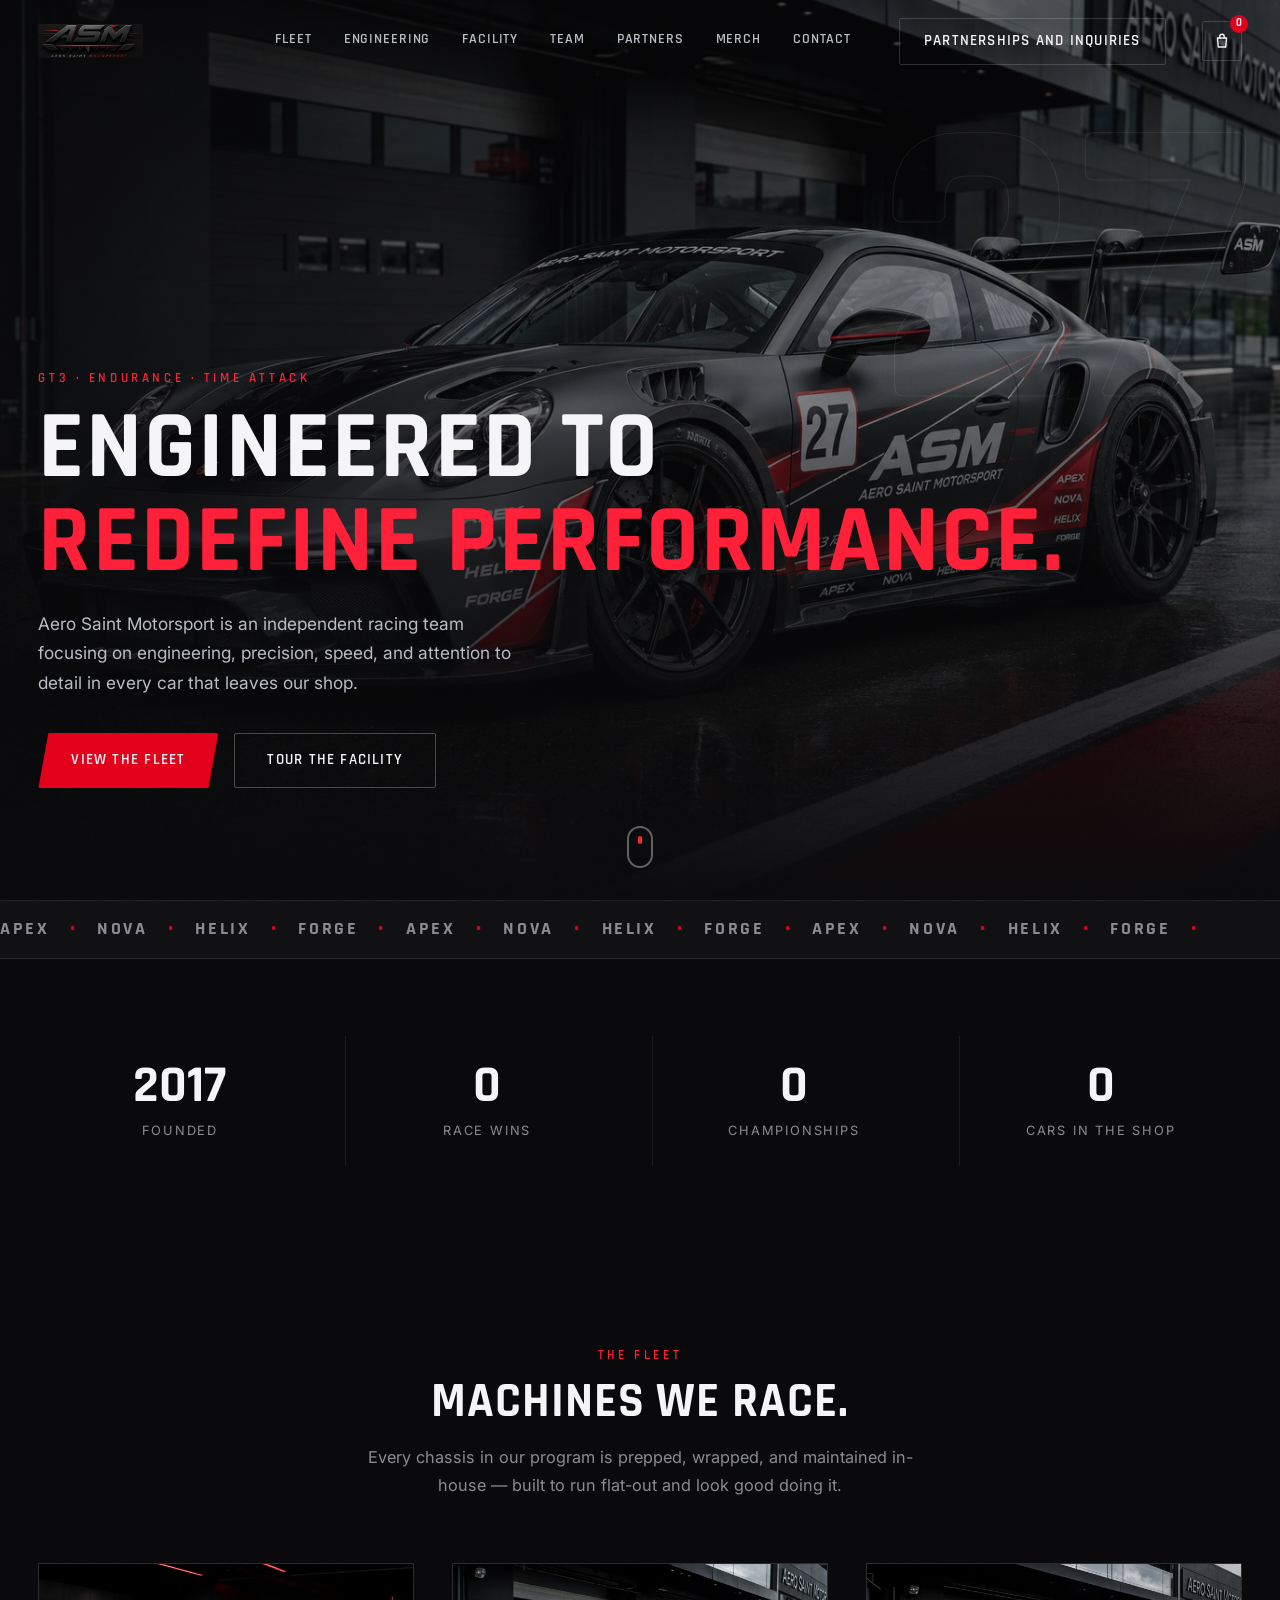
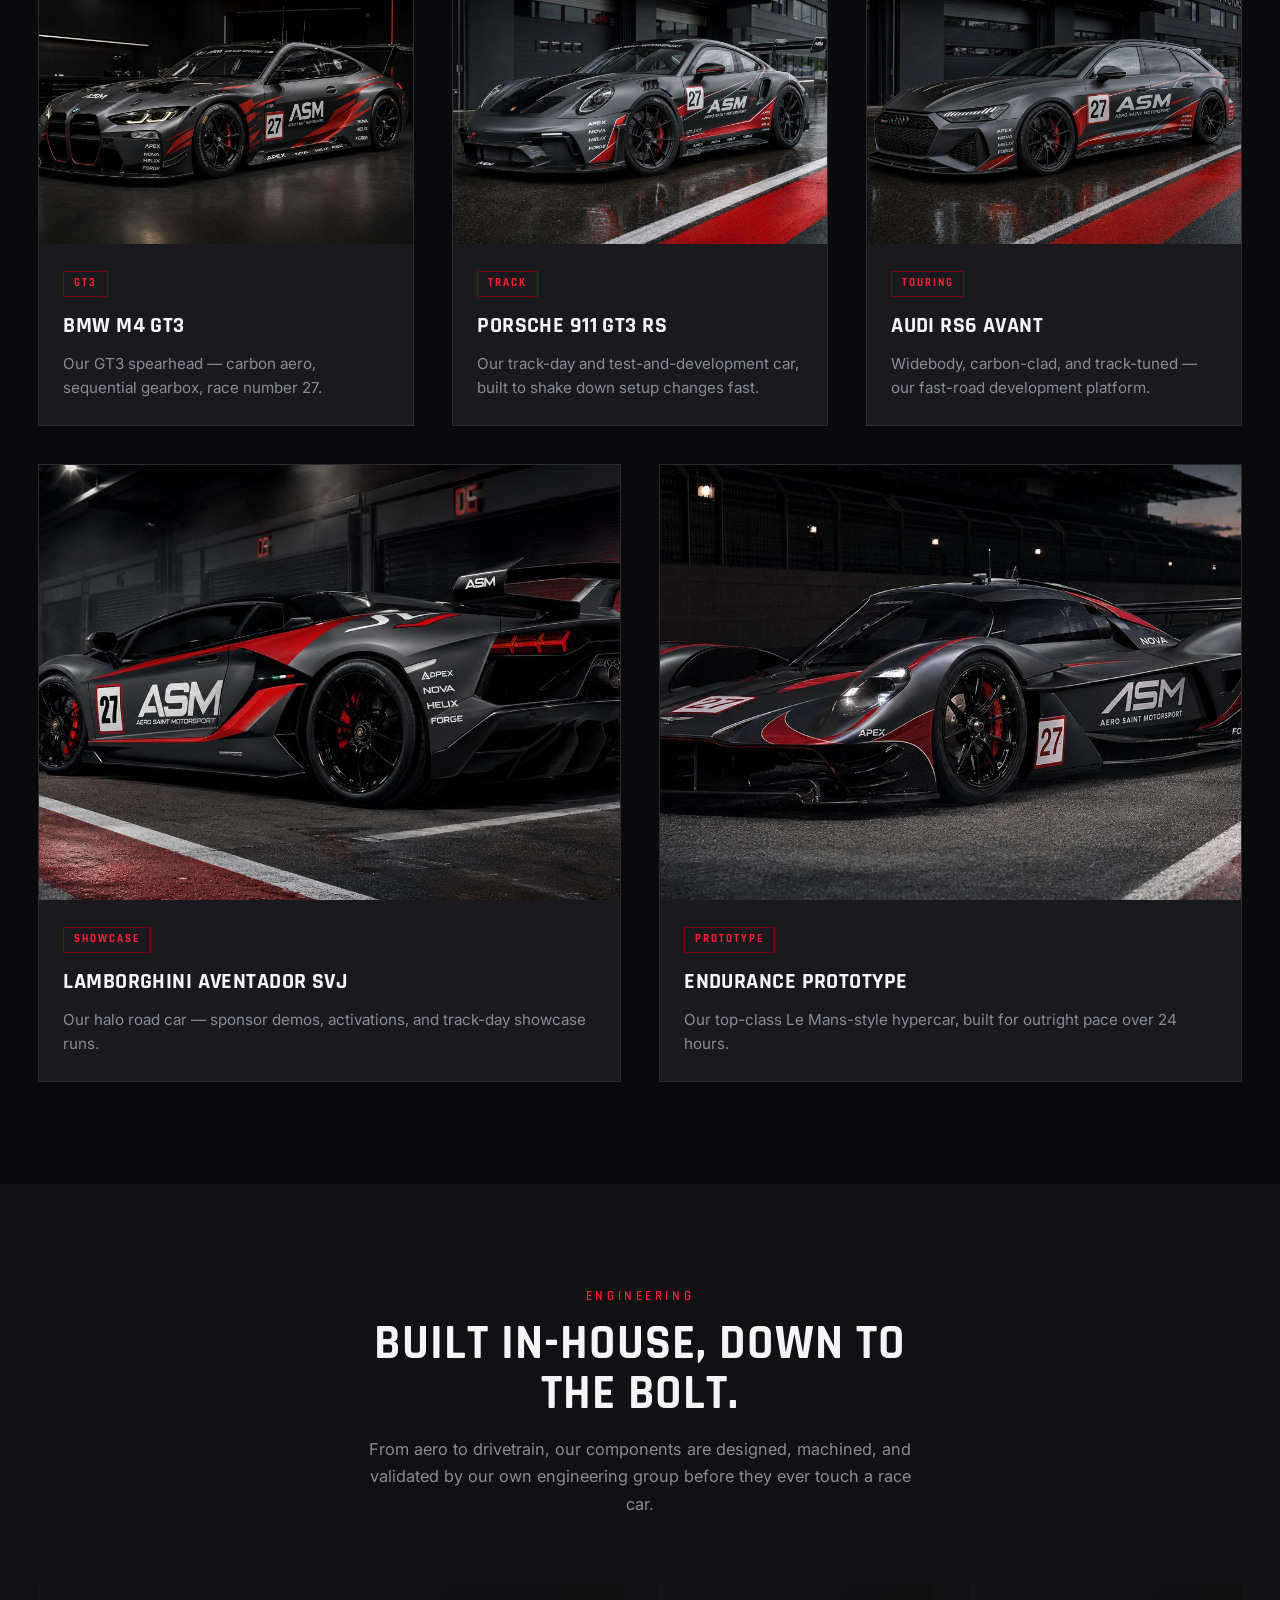
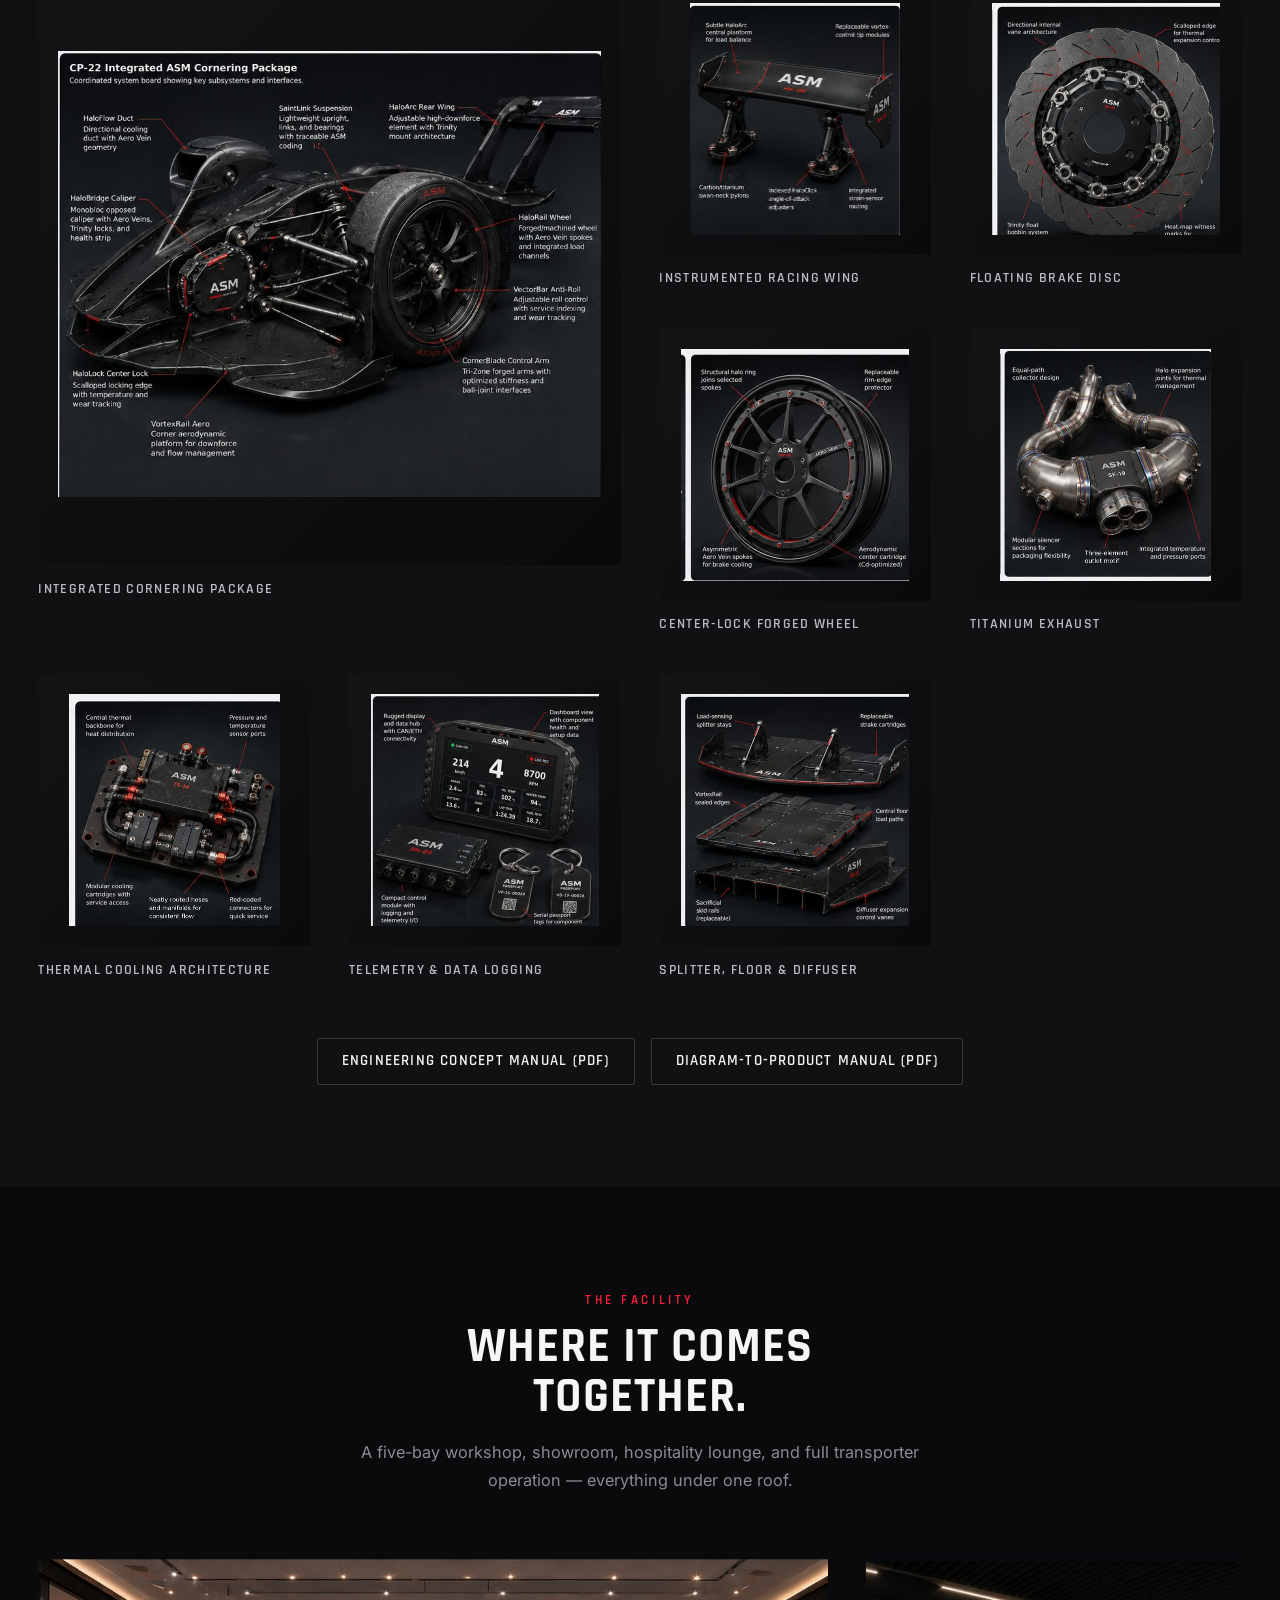
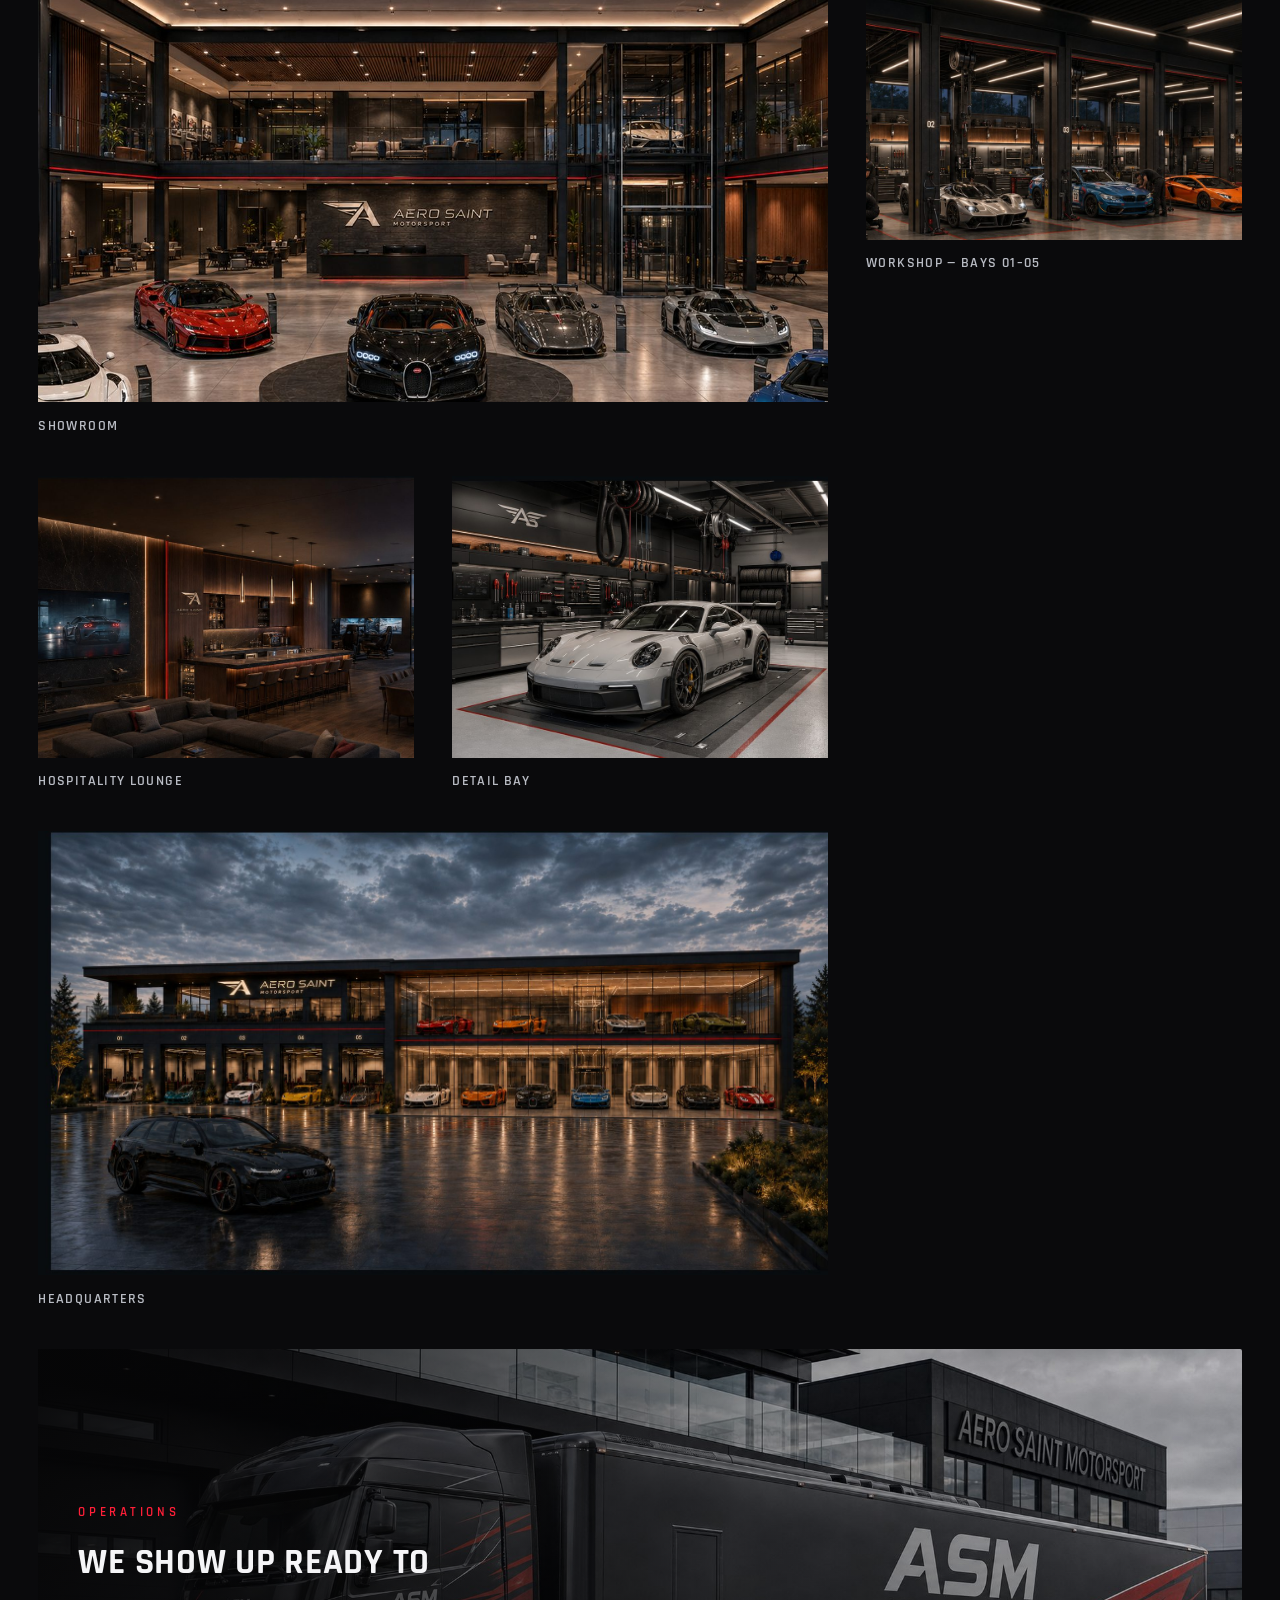
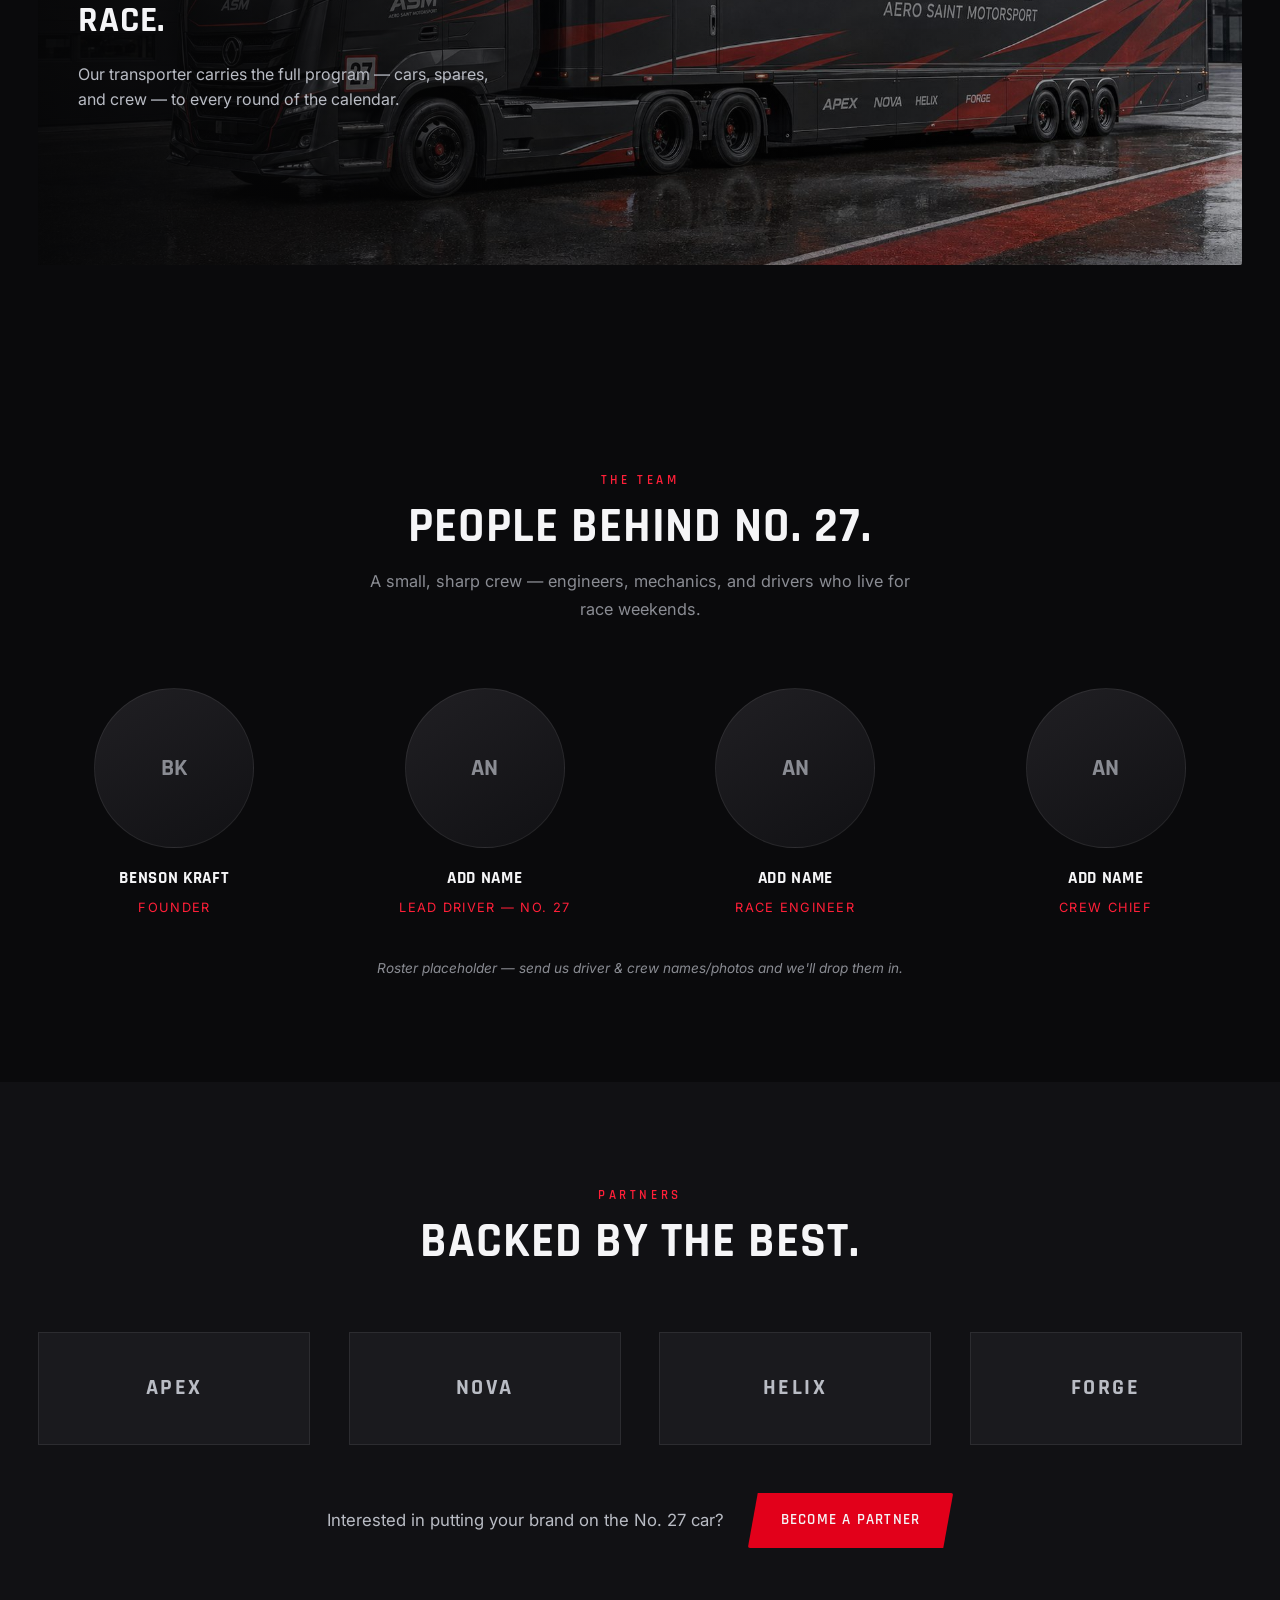
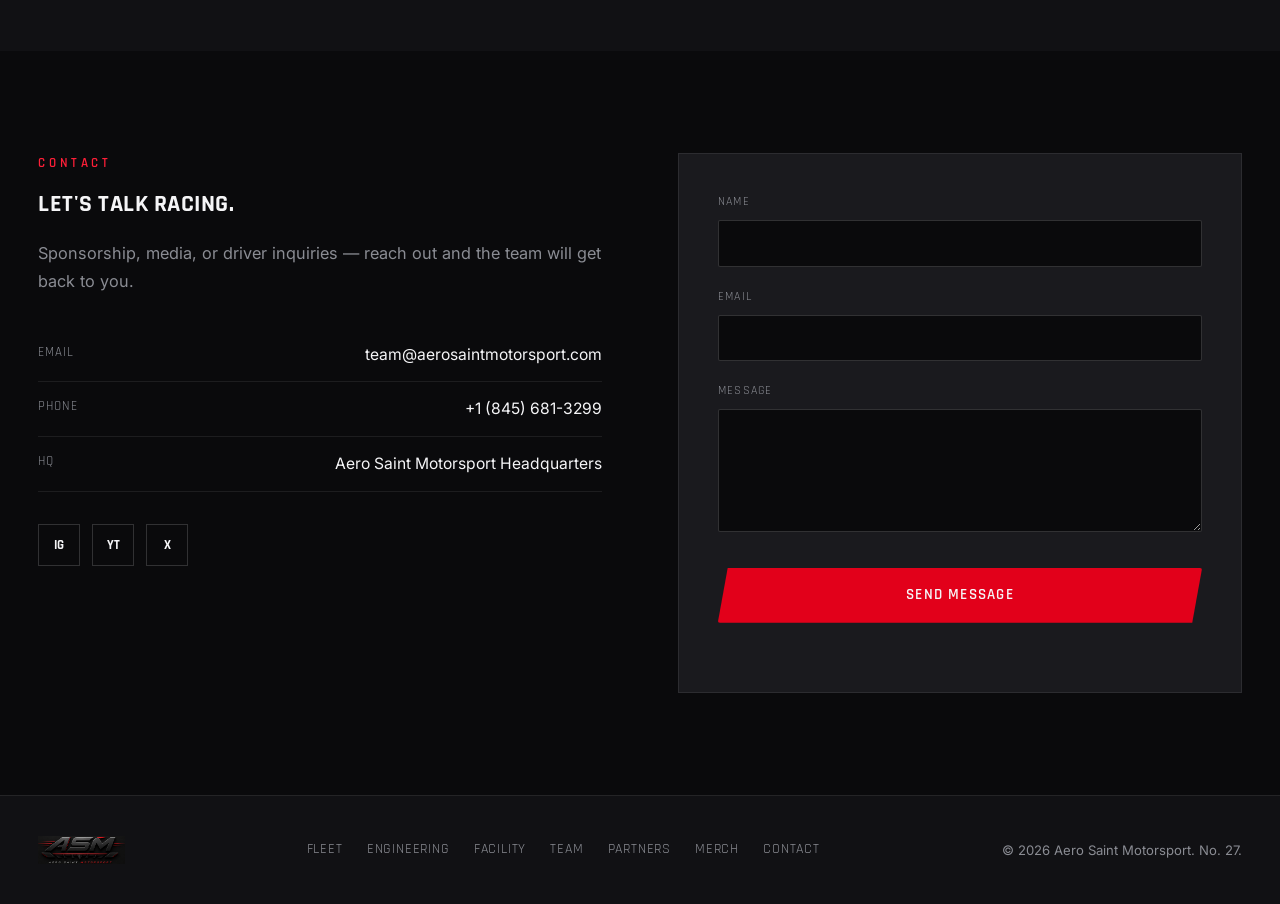
<file: index.html>
<!doctype html>
<html lang="en">
<head>
<meta charset="UTF-8">
<meta name="viewport" content="width=device-width, initial-scale=1.0">
<title>Aero Saint Motorsport | ASM</title>
<meta name="description" content="Aero Saint Motorsport — precision-built race cars, championship ambition, No. 27.">
<link rel="canonical" href="https://aerosaintmotorsport.com/">

<meta property="og:type" content="website">
<meta property="og:site_name" content="Aero Saint Motorsport">
<meta property="og:title" content="Aero Saint Motorsport | ASM">
<meta property="og:description" content="Aero Saint Motorsport — precision-built race cars, championship ambition, No. 27.">
<meta property="og:url" content="https://aerosaintmotorsport.com/">
<meta property="og:image" content="https://aerosaintmotorsport.com/assets/images/fleet-gt3rs.jpg">

<meta name="twitter:card" content="summary_large_image">
<meta name="twitter:title" content="Aero Saint Motorsport | ASM">
<meta name="twitter:description" content="Aero Saint Motorsport — precision-built race cars, championship ambition, No. 27.">
<meta name="twitter:image" content="https://aerosaintmotorsport.com/assets/images/fleet-gt3rs.jpg">

<link rel="icon" href="data:,">
<link rel="preconnect" href="https://fonts.googleapis.com">
<link rel="preconnect" href="https://fonts.gstatic.com" crossorigin>
<link href="https://fonts.googleapis.com/css2?family=Rajdhani:wght@500;600;700&family=Inter:wght@400;500;600&display=swap" rel="stylesheet">
<link rel="stylesheet" href="css/style.css">
<script type="application/ld+json">
{
  "@context": "https://schema.org",
  "@type": "SportsTeam",
  "name": "Aero Saint Motorsport",
  "alternateName": "ASM",
  "url": "https://aerosaintmotorsport.com/",
  "sport": "Motorsport",
  "sameAs": [
    "https://www.instagram.com/aerosaintmotorsport/"
  ]
}
</script>
</head>
<body>

<div class="noise-overlay" aria-hidden="true"></div>

<!-- ================= NAV ================= -->
<header class="site-header" id="siteHeader">
  <div class="header-inner">
    <a href="#top" class="brand">
      <img class="brand-logo" src="assets/images/logo-mark.png" alt="Aero Saint Motorsport">
    </a>

    <nav class="main-nav" id="mainNav">
      <a href="#fleet" data-nav>Fleet</a>
      <a href="#engineering" data-nav>Engineering</a>
      <a href="#facility" data-nav>Facility</a>
      <a href="#team" data-nav>Team</a>
      <a href="#sponsors" data-nav>Partners</a>
      <a href="shop/index.html" target="_blank" rel="noopener" data-nav>Merch</a>
      <a href="#contact" data-nav>Contact</a>
    </nav>

    <a href="#contact" class="btn btn-outline nav-cta">Partnerships and Inquiries</a>

    <button class="cart-toggle" aria-label="Open cart">
      <svg viewBox="0 0 24 24" fill="none" stroke="currentColor" stroke-width="1.8" stroke-linecap="round" stroke-linejoin="round">
        <path d="M6 8h12l-1 12H7L6 8z"></path>
        <path d="M9 8V6a3 3 0 0 1 6 0v2"></path>
      </svg>
      <span class="cart-count" hidden>0</span>
    </button>

    <button class="nav-toggle" id="navToggle" aria-label="Toggle menu" aria-expanded="false">
      <span></span><span></span><span></span>
    </button>
  </div>
</header>

<main id="top">

  <!-- ================= HERO ================= -->
  <section class="hero" id="hero">
    <div class="media hero-media" data-label="hero-bg.jpg — 1920×1080">
      <img src="assets/images/fleet-gt3rs.jpg" alt="ASM Porsche 911 GT3 RS outside headquarters" onerror="this.closest('.media').classList.add('media--missing')">
    </div>
    <div class="hero-scrim"></div>
    <span class="hero-numeral" aria-hidden="true">27</span>

    <div class="hero-content">
      <p class="eyebrow reveal">GT3 &middot; ENDURANCE &middot; TIME ATTACK</p>
      <h1 class="hero-title reveal">
        <span class="line">ENGINEERED TO</span>
        <span class="line accent">REDEFINE PERFORMANCE.</span>
      </h1>
      <p class="hero-sub reveal">
        Aero Saint Motorsport is an independent racing team focusing on engineering,
        precision, speed, and attention to detail in every
        car that leaves our shop.
      </p>
      <div class="hero-actions reveal">
        <a href="#fleet" class="btn btn-primary">View the Fleet</a>
        <a href="#facility" class="btn btn-ghost">Tour the Facility</a>
      </div>
    </div>

    <a href="#stats" class="scroll-cue" aria-label="Scroll down">
      <span></span>
    </a>
  </section>

  <!-- ================= SPONSOR MARQUEE ================= -->
  <div class="marquee-strip">
    <div class="marquee-track">
      <span>APEX</span><span class="dot">&bull;</span>
      <span>NOVA</span><span class="dot">&bull;</span>
      <span>HELIX</span><span class="dot">&bull;</span>
      <span>FORGE</span><span class="dot">&bull;</span>
      <span>APEX</span><span class="dot">&bull;</span>
      <span>NOVA</span><span class="dot">&bull;</span>
      <span>HELIX</span><span class="dot">&bull;</span>
      <span>FORGE</span><span class="dot">&bull;</span>
      <span>APEX</span><span class="dot">&bull;</span>
      <span>NOVA</span><span class="dot">&bull;</span>
      <span>HELIX</span><span class="dot">&bull;</span>
      <span>FORGE</span><span class="dot">&bull;</span>
    </div>
  </div>

  <!-- ================= STATS ================= -->
  <section class="stats" id="stats">
    <div class="stats-grid">
      <div class="stat reveal">
        <span class="stat-num" data-count="2017">0</span>
        <span class="stat-label">Founded</span>
      </div>
      <div class="stat reveal">
        <span class="stat-num" data-count="0">0</span>
        <span class="stat-label">Race Wins</span>
      </div>
      <div class="stat reveal">
        <span class="stat-num" data-count="0">0</span>
        <span class="stat-label">Championships</span>
      </div>
      <div class="stat reveal">
        <span class="stat-num" data-count="0">0</span>
        <span class="stat-label">Cars in the Shop</span>
      </div>
    </div>
  </section>

  <!-- ================= FLEET ================= -->
  <section class="fleet" id="fleet">
    <div class="section-head reveal">
      <p class="eyebrow">The Fleet</p>
      <h2>Machines we race.</h2>
      <p class="section-sub">Every chassis in our program is prepped, wrapped, and maintained in-house — built to run flat-out and look good doing it.</p>
    </div>

    <div class="fleet-grid">
      <article class="fleet-card reveal">
        <div class="media" data-label="fleet-gt3.jpg — 1400×900">
          <img src="assets/images/fleet-gt3.jpg" alt="BMW M4 GT3 in ASM livery" loading="lazy" onerror="this.closest('.media').classList.add('media--missing')">
        </div>
        <div class="fleet-card-body">
          <span class="fleet-tag">GT3</span>
          <h3>BMW M4 GT3</h3>
          <p>Our GT3 spearhead — carbon aero, sequential gearbox, race number 27.</p>
        </div>
      </article>

      <article class="fleet-card reveal">
        <div class="media" data-label="fleet-gt3rs.jpg — 1400×900">
          <img src="assets/images/fleet-gt3rs.jpg" alt="Porsche 911 GT3 RS in ASM livery" loading="lazy" onerror="this.closest('.media').classList.add('media--missing')">
        </div>
        <div class="fleet-card-body">
          <span class="fleet-tag">TRACK</span>
          <h3>Porsche 911 GT3 RS</h3>
          <p>Our track-day and test-and-development car, built to shake down setup changes fast.</p>
        </div>
      </article>

      <article class="fleet-card reveal">
        <div class="media" data-label="fleet-touring.jpg — 1400×900">
          <img src="assets/images/fleet-touring.jpg" alt="Audi RS6 Avant in ASM livery" loading="lazy" onerror="this.closest('.media').classList.add('media--missing')">
        </div>
        <div class="fleet-card-body">
          <span class="fleet-tag">TOURING</span>
          <h3>Audi RS6 Avant</h3>
          <p>Widebody, carbon-clad, and track-tuned — our fast-road development platform.</p>
        </div>
      </article>

      <article class="fleet-card reveal">
        <div class="media" data-label="fleet-svj.jpg — 1400×900">
          <img src="assets/images/fleet-svj.jpg" alt="Lamborghini Aventador SVJ in ASM livery" loading="lazy" onerror="this.closest('.media').classList.add('media--missing')">
        </div>
        <div class="fleet-card-body">
          <span class="fleet-tag">SHOWCASE</span>
          <h3>Lamborghini Aventador SVJ</h3>
          <p>Our halo road car — sponsor demos, activations, and track-day showcase runs.</p>
        </div>
      </article>

      <article class="fleet-card reveal">
        <div class="media" data-label="fleet-hypercar.jpg — 1400×900">
          <img src="assets/images/fleet-hypercar.jpg" alt="ASM endurance prototype hypercar" loading="lazy" onerror="this.closest('.media').classList.add('media--missing')">
        </div>
        <div class="fleet-card-body">
          <span class="fleet-tag">PROTOTYPE</span>
          <h3>Endurance Prototype</h3>
          <p>Our top-class Le Mans-style hypercar, built for outright pace over 24 hours.</p>
        </div>
      </article>
    </div>
  </section>

  <!-- ================= ENGINEERING ================= -->
  <section class="tech" id="engineering">
    <div class="section-head reveal">
      <p class="eyebrow">Engineering</p>
      <h2>Built in-house, down to the bolt.</h2>
      <p class="section-sub">From aero to drivetrain, our components are designed, machined, and validated by our own engineering group before they ever touch a race car.</p>
    </div>

    <div class="tech-grid">
      <div class="tech-item tech-item--wide reveal">
        <div class="media" data-label="tech-cornering.jpg">
          <img src="assets/images/tech/tech-cornering.jpg" alt="ASM integrated cornering package — suspension, upright, and wheel assembly" loading="lazy" onerror="this.closest('.media').classList.add('media--missing')">
        </div>
        <p class="tech-caption">Integrated Cornering Package</p>
      </div>

      <div class="tech-item reveal">
        <div class="media" data-label="tech-wing.jpg">
          <img src="assets/images/tech/tech-wing.jpg" alt="ASM carbon racing wing" loading="lazy" onerror="this.closest('.media').classList.add('media--missing')">
        </div>
        <p class="tech-caption">Instrumented Racing Wing</p>
      </div>

      <div class="tech-item reveal">
        <div class="media" data-label="tech-brake-disc.jpg">
          <img src="assets/images/tech/tech-brake-disc.jpg" alt="ASM floating brake disc" loading="lazy" onerror="this.closest('.media').classList.add('media--missing')">
        </div>
        <p class="tech-caption">Floating Brake Disc</p>
      </div>

      <div class="tech-item reveal">
        <div class="media" data-label="tech-wheel.jpg">
          <img src="assets/images/tech/tech-wheel.jpg" alt="ASM center-lock forged wheel" loading="lazy" onerror="this.closest('.media').classList.add('media--missing')">
        </div>
        <p class="tech-caption">Center-Lock Forged Wheel</p>
      </div>

      <div class="tech-item reveal">
        <div class="media" data-label="tech-exhaust.jpg">
          <img src="assets/images/tech/tech-exhaust.jpg" alt="ASM titanium exhaust system" loading="lazy" onerror="this.closest('.media').classList.add('media--missing')">
        </div>
        <p class="tech-caption">Titanium Exhaust</p>
      </div>

      <div class="tech-item reveal">
        <div class="media" data-label="tech-cooling.jpg">
          <img src="assets/images/tech/tech-cooling.jpg" alt="ASM cooling architecture module" loading="lazy" onerror="this.closest('.media').classList.add('media--missing')">
        </div>
        <p class="tech-caption">Thermal Cooling Architecture</p>
      </div>

      <div class="tech-item reveal">
        <div class="media" data-label="tech-telemetry.jpg">
          <img src="assets/images/tech/tech-telemetry.jpg" alt="ASM telemetry and component passport unit" loading="lazy" onerror="this.closest('.media').classList.add('media--missing')">
        </div>
        <p class="tech-caption">Telemetry &amp; Data Logging</p>
      </div>

      <div class="tech-item reveal">
        <div class="media" data-label="tech-diffuser.jpg">
          <img src="assets/images/tech/tech-diffuser.jpg" alt="ASM splitter, floor, and diffuser package" loading="lazy" onerror="this.closest('.media').classList.add('media--missing')">
        </div>
        <p class="tech-caption">Splitter, Floor &amp; Diffuser</p>
      </div>
    </div>

    <div class="tech-cta reveal">
      <a href="assets/docs/Proprietary_Performance_Systems_Engineering_Concept_Manual.pdf" class="btn btn-outline" target="_blank" rel="noopener">Engineering Concept Manual (PDF)</a>
      <a href="assets/docs/Diagram_To_Finished_Product_Manual.pdf" class="btn btn-outline" target="_blank" rel="noopener">Diagram-to-Product Manual (PDF)</a>
    </div>
  </section>

  <!-- ================= FACILITY ================= -->
  <section class="facility" id="facility">
    <div class="section-head reveal">
      <p class="eyebrow">The Facility</p>
      <h2>Where it comes together.</h2>
      <p class="section-sub">A five-bay workshop, showroom, hospitality lounge, and full transporter operation — everything under one roof.</p>
    </div>

    <div class="facility-grid">
      <div class="facility-item facility-item--wide reveal">
        <div class="media" data-label="facility-showroom.jpg — 1600×1000">
          <img src="assets/images/facility-showroom.jpg" alt="ASM showroom" loading="lazy" onerror="this.closest('.media').classList.add('media--missing')">
        </div>
        <p class="facility-caption">Showroom</p>
      </div>

      <div class="facility-item reveal">
        <div class="media" data-label="facility-workshop-bays.jpg — 1600×1000">
          <img src="assets/images/facility-workshop-bays.jpg" alt="ASM workshop bays" loading="lazy" onerror="this.closest('.media').classList.add('media--missing')">
        </div>
        <p class="facility-caption">Workshop — Bays 01&ndash;05</p>
      </div>

      <div class="facility-item reveal">
        <div class="media" data-label="facility-lounge.jpg — 1600×1000">
          <img src="assets/images/facility-lounge.jpg" alt="ASM hospitality lounge" loading="lazy" onerror="this.closest('.media').classList.add('media--missing')">
        </div>
        <p class="facility-caption">Hospitality Lounge</p>
      </div>

      <div class="facility-item reveal">
        <div class="media" data-label="facility-workshop-detail.jpg — 1600×1000">
          <img src="assets/images/facility-workshop-detail.jpg" alt="ASM detail workshop bay" loading="lazy" onerror="this.closest('.media').classList.add('media--missing')">
        </div>
        <p class="facility-caption">Detail Bay</p>
      </div>

      <div class="facility-item facility-item--wide reveal">
        <div class="media" data-label="facility-hq-exterior.jpg — 1600×1000">
          <img src="assets/images/facility-hq-exterior.jpg" alt="ASM headquarters exterior" loading="lazy" onerror="this.closest('.media').classList.add('media--missing')">
        </div>
        <p class="facility-caption">Headquarters</p>
      </div>
    </div>

    <div class="transporter-banner reveal">
      <div class="media" data-label="transporter.jpg — 1920×1080">
        <img src="assets/images/transporter.jpg" alt="ASM race transporter" loading="lazy" onerror="this.closest('.media').classList.add('media--missing')">
      </div>
      <div class="transporter-scrim"></div>
      <div class="transporter-text">
        <p class="eyebrow">Operations</p>
        <h3>We show up ready to race.</h3>
        <p>Our transporter carries the full program — cars, spares, and crew — to every round of the calendar.</p>
      </div>
    </div>
  </section>

  <!-- ================= TEAM ================= -->
  <section class="team" id="team">
    <div class="section-head reveal">
      <p class="eyebrow">The Team</p>
      <h2>People behind No. 27.</h2>
      <p class="section-sub">A small, sharp crew — engineers, mechanics, and drivers who live for race weekends.</p>
    </div>

    <div class="team-grid" id="teamGrid">
      <!-- populated by js/main.js from ROSTER -->
    </div>
    <p class="team-note reveal">Roster placeholder — send us driver &amp; crew names/photos and we'll drop them in.</p>
  </section>

  <!-- ================= SPONSORS ================= -->
  <section class="sponsors" id="sponsors">
    <div class="section-head reveal">
      <p class="eyebrow">Partners</p>
      <h2>Backed by the best.</h2>
    </div>

    <div class="sponsor-grid reveal">
      <div class="sponsor-card"><span>APEX</span></div>
      <div class="sponsor-card"><span>NOVA</span></div>
      <div class="sponsor-card"><span>HELIX</span></div>
      <div class="sponsor-card"><span>FORGE</span></div>
    </div>

    <div class="sponsor-cta reveal">
      <p>Interested in putting your brand on the No. 27 car?</p>
      <a href="#contact" class="btn btn-primary">Become a Partner</a>
    </div>
  </section>

  <!-- ================= CONTACT ================= -->
  <section class="contact" id="contact">
    <div class="contact-inner">
      <div class="contact-info reveal">
        <p class="eyebrow">Contact</p>
        <h2>Let's talk racing.</h2>
        <p class="section-sub">Sponsorship, media, or driver inquiries — reach out and the team will get back to you.</p>
        <ul class="contact-list">
          <li><span>Email</span><a href="mailto:team@aerosaintmotorsport.com">team@aerosaintmotorsport.com</a></li>
          <li><span>Phone</span><a href="tel:+10000000000">+1 (845) 681-3299</a></li>
          <li><span>HQ</span><a href="#facility">Aero Saint Motorsport Headquarters</a></li>
        </ul>
        <div class="social-row">
          <a href="https://www.instagram.com/aerosaintmotorsport/" aria-label="Instagram" target="_blank" rel="noopener noreferrer">IG</a>
          <a href="#" aria-label="YouTube">YT</a>
          <a href="#" aria-label="X / Twitter">X</a>
        </div>
      </div>

      <form class="contact-form reveal" id="contactForm">
        <div class="form-row">
          <label for="name">Name</label>
          <input id="name" name="name" type="text" required>
        </div>
        <div class="form-row">
          <label for="email">Email</label>
          <input id="email" name="email" type="email" required>
        </div>
        <div class="form-row">
          <label for="message">Message</label>
          <textarea id="message" name="message" rows="5" required></textarea>
        </div>
        <button type="submit" class="btn btn-primary form-submit">Send Message</button>
        <p class="form-note" id="formNote" role="status"></p>
      </form>
    </div>
  </section>

</main>

<!-- ================= FOOTER ================= -->
<footer class="site-footer">
  <div class="footer-inner">
    <a href="#top" class="brand brand--footer">
      <img class="brand-logo" src="assets/images/logo-mark.png" alt="Aero Saint Motorsport">
    </a>
    <nav class="footer-nav">
      <a href="#fleet">Fleet</a>
      <a href="#engineering">Engineering</a>
      <a href="#facility">Facility</a>
      <a href="#team">Team</a>
      <a href="#sponsors">Partners</a>
      <a href="shop/index.html" target="_blank" rel="noopener">Merch</a>
      <a href="#contact">Contact</a>
    </nav>
    <p class="footer-copy">&copy; <span id="year"></span> Aero Saint Motorsport. No. 27.</p>
  </div>
</footer>

<script>window.ASM_ROOT_PREFIX = '';</script>
<script src="js/products.js"></script>
<script src="js/cart.js"></script>
<script src="js/main.js"></script>
</body>
</html>
</file>
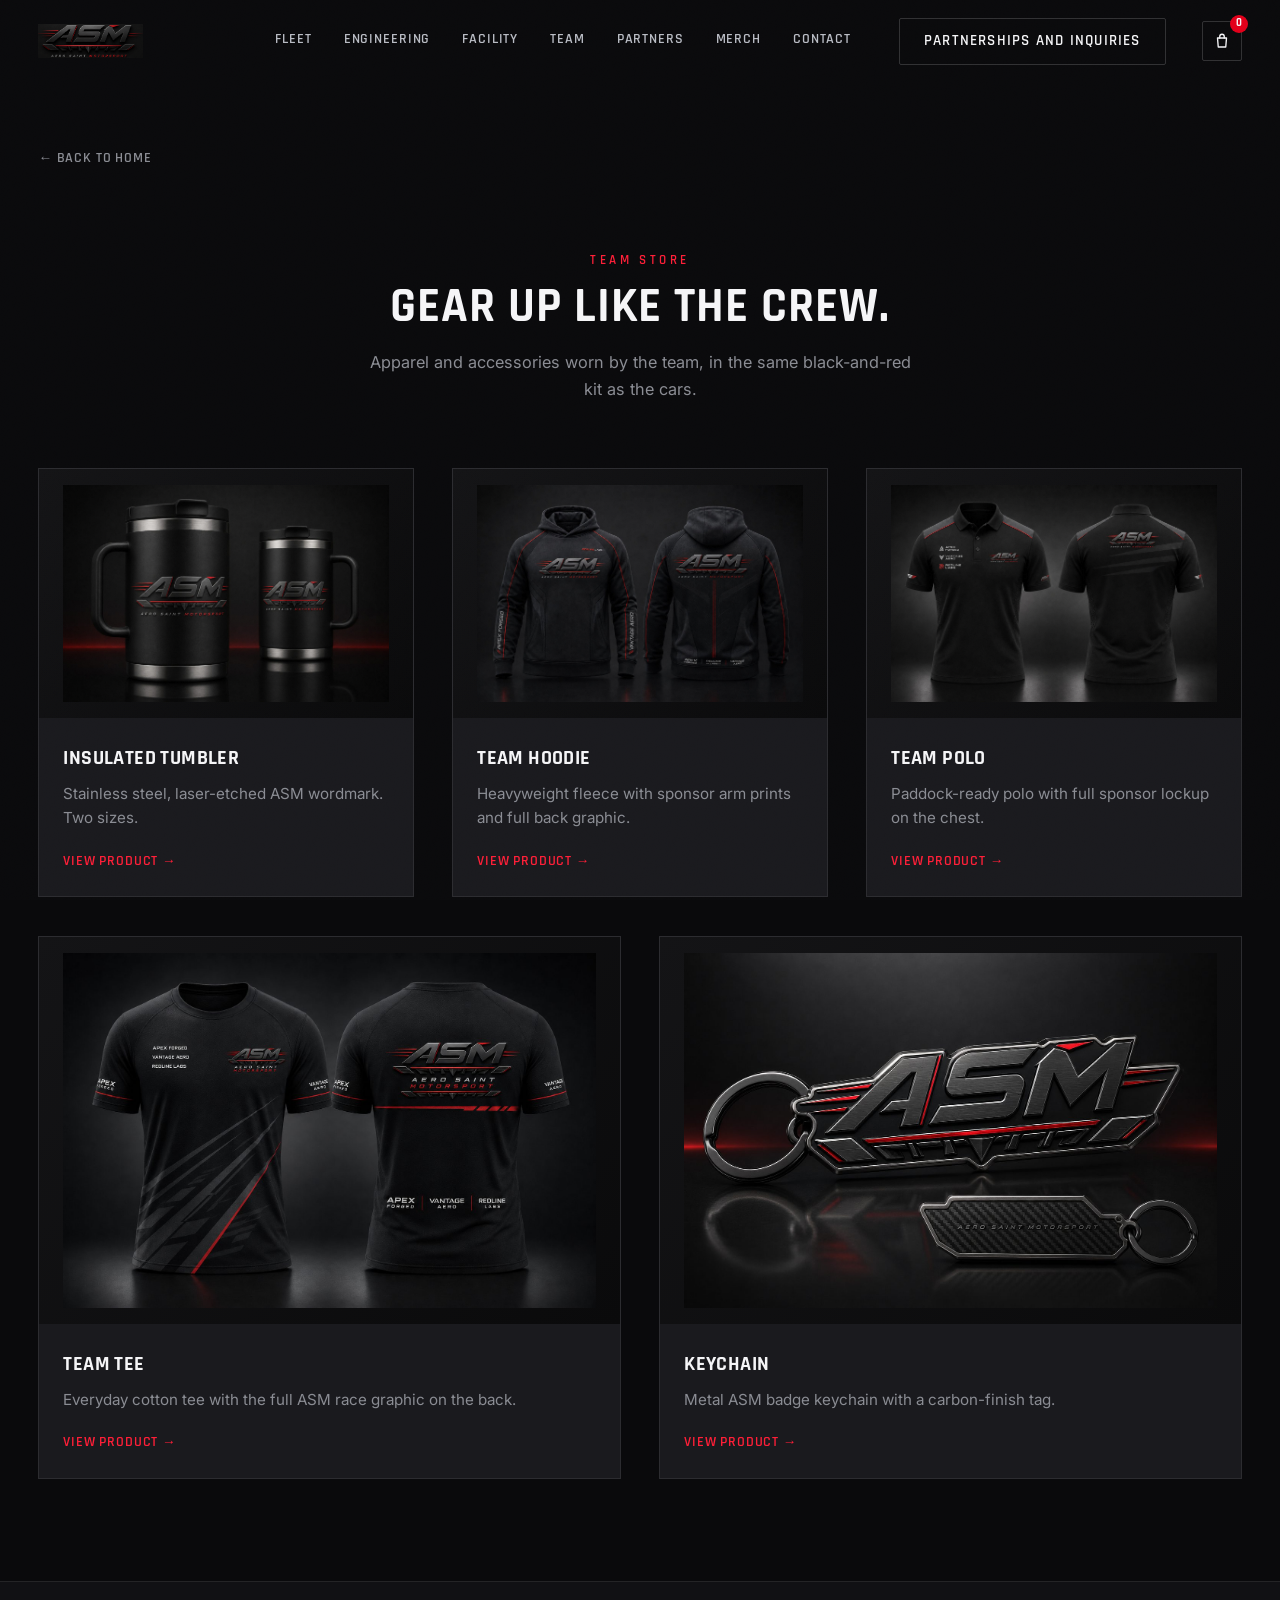
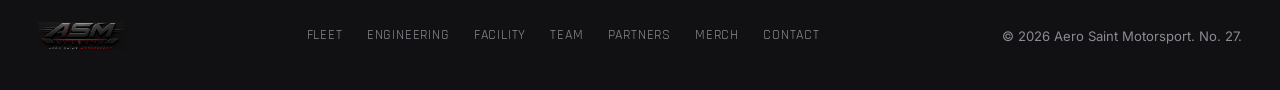
<file: shop/index.html>
<!doctype html>
<html lang="en">
<head>
<meta charset="UTF-8">
<meta name="viewport" content="width=device-width, initial-scale=1.0">
<title>Team Store | Aero Saint Motorsport</title>
<meta name="description" content="Apparel and accessories worn by the ASM team, in the same black-and-red kit as the cars.">
<link rel="canonical" href="https://aerosaintmotorsport.com/shop/index.html">

<meta property="og:type" content="website">
<meta property="og:site_name" content="Aero Saint Motorsport">
<meta property="og:title" content="Team Store | Aero Saint Motorsport">
<meta property="og:description" content="Apparel and accessories worn by the ASM team, in the same black-and-red kit as the cars.">
<meta property="og:url" content="https://aerosaintmotorsport.com/shop/index.html">
<meta property="og:image" content="https://aerosaintmotorsport.com/assets/images/merch/merch-hoodie.jpg">

<link rel="icon" href="data:,">
<link rel="preconnect" href="https://fonts.googleapis.com">
<link rel="preconnect" href="https://fonts.gstatic.com" crossorigin>
<link href="https://fonts.googleapis.com/css2?family=Rajdhani:wght@500;600;700&family=Inter:wght@400;500;600&display=swap" rel="stylesheet">
<link rel="stylesheet" href="../css/style.css">
</head>
<body>

<div class="noise-overlay" aria-hidden="true"></div>

<!-- ================= NAV ================= -->
<header class="site-header" id="siteHeader">
  <div class="header-inner">
    <a href="../index.html#top" class="brand">
      <img class="brand-logo" src="../assets/images/logo-mark.png" alt="Aero Saint Motorsport">
    </a>

    <nav class="main-nav" id="mainNav">
      <a href="../index.html#fleet">Fleet</a>
      <a href="../index.html#engineering">Engineering</a>
      <a href="../index.html#facility">Facility</a>
      <a href="../index.html#team">Team</a>
      <a href="../index.html#sponsors">Partners</a>
      <a href="index.html">Merch</a>
      <a href="../index.html#contact">Contact</a>
    </nav>

    <a href="../index.html#contact" class="btn btn-outline nav-cta">Partnerships and Inquiries</a>

    <button class="cart-toggle" aria-label="Open cart">
      <svg viewBox="0 0 24 24" fill="none" stroke="currentColor" stroke-width="1.8" stroke-linecap="round" stroke-linejoin="round">
        <path d="M6 8h12l-1 12H7L6 8z"></path>
        <path d="M9 8V6a3 3 0 0 1 6 0v2"></path>
      </svg>
      <span class="cart-count" hidden>0</span>
    </button>

    <button class="nav-toggle" id="navToggle" aria-label="Toggle menu" aria-expanded="false">
      <span></span><span></span><span></span>
    </button>
  </div>
</header>
<main>
  <div class="shop-index-top">
    <a href="../index.html" class="back-link">&larr; Back to Home</a>
  </div>

  <section class="merch merch--page" id="merch">
    <div class="section-head reveal">
      <p class="eyebrow">Team Store</p>
      <h2>Gear up like the crew.</h2>
      <p class="section-sub">Apparel and accessories worn by the team, in the same black-and-red kit as the cars.</p>
    </div>

    <div class="merch-grid">
      <article class="merch-card reveal">
        <a href="tumbler.html" class="media" data-label="merch-tumbler.jpg">
          <img src="../assets/images/merch/merch-tumbler.jpg" alt="ASM insulated tumbler, two sizes" loading="lazy" onerror="this.closest('.media').classList.add('media--missing')">
        </a>
        <div class="merch-card-body">
          <h3>Insulated Tumbler</h3>
          <p>Stainless steel, laser-etched ASM wordmark. Two sizes.</p>
          <a href="tumbler.html" class="merch-link">View product &rarr;</a>
        </div>
      </article>

      <article class="merch-card reveal">
        <a href="hoodie.html" class="media" data-label="merch-hoodie.jpg">
          <img src="../assets/images/merch/merch-hoodie.jpg" alt="ASM team hoodie, front and back" loading="lazy" onerror="this.closest('.media').classList.add('media--missing')">
        </a>
        <div class="merch-card-body">
          <h3>Team Hoodie</h3>
          <p>Heavyweight fleece with sponsor arm prints and full back graphic.</p>
          <a href="hoodie.html" class="merch-link">View product &rarr;</a>
        </div>
      </article>

      <article class="merch-card reveal">
        <a href="polo.html" class="media" data-label="merch-polo.jpg">
          <img src="../assets/images/merch/merch-polo.jpg" alt="ASM team polo, front and back" loading="lazy" onerror="this.closest('.media').classList.add('media--missing')">
        </a>
        <div class="merch-card-body">
          <h3>Team Polo</h3>
          <p>Paddock-ready polo with full sponsor lockup on the chest.</p>
          <a href="polo.html" class="merch-link">View product &rarr;</a>
        </div>
      </article>

      <article class="merch-card reveal">
        <a href="tee.html" class="media" data-label="merch-tee.jpg">
          <img src="../assets/images/merch/merch-tee.jpg" alt="ASM team t-shirt, front and back" loading="lazy" onerror="this.closest('.media').classList.add('media--missing')">
        </a>
        <div class="merch-card-body">
          <h3>Team Tee</h3>
          <p>Everyday cotton tee with the full ASM race graphic on the back.</p>
          <a href="tee.html" class="merch-link">View product &rarr;</a>
        </div>
      </article>

      <article class="merch-card reveal">
        <a href="keychain.html" class="media" data-label="merch-keychain.jpg">
          <img src="../assets/images/merch/merch-keychain.jpg" alt="ASM metal keychain and carbon-look tag" loading="lazy" onerror="this.closest('.media').classList.add('media--missing')">
        </a>
        <div class="merch-card-body">
          <h3>Keychain</h3>
          <p>Metal ASM badge keychain with a carbon-finish tag.</p>
          <a href="keychain.html" class="merch-link">View product &rarr;</a>
        </div>
      </article>
    </div>
  </section>
</main>

<!-- ================= FOOTER ================= -->
<footer class="site-footer">
  <div class="footer-inner">
    <a href="../index.html#top" class="brand brand--footer">
      <img class="brand-logo" src="../assets/images/logo-mark.png" alt="Aero Saint Motorsport">
    </a>
    <nav class="footer-nav">
      <a href="../index.html#fleet">Fleet</a>
      <a href="../index.html#engineering">Engineering</a>
      <a href="../index.html#facility">Facility</a>
      <a href="../index.html#team">Team</a>
      <a href="../index.html#sponsors">Partners</a>
      <a href="index.html">Merch</a>
      <a href="../index.html#contact">Contact</a>
    </nav>
    <p class="footer-copy">&copy; <span id="year"></span> Aero Saint Motorsport. No. 27.</p>
  </div>
</footer>

<script>window.ASM_ROOT_PREFIX = '../';</script>
<script src="../js/products.js"></script>
<script src="../js/cart.js"></script>
<script src="../js/main.js"></script>
</body>
</html>
</file>
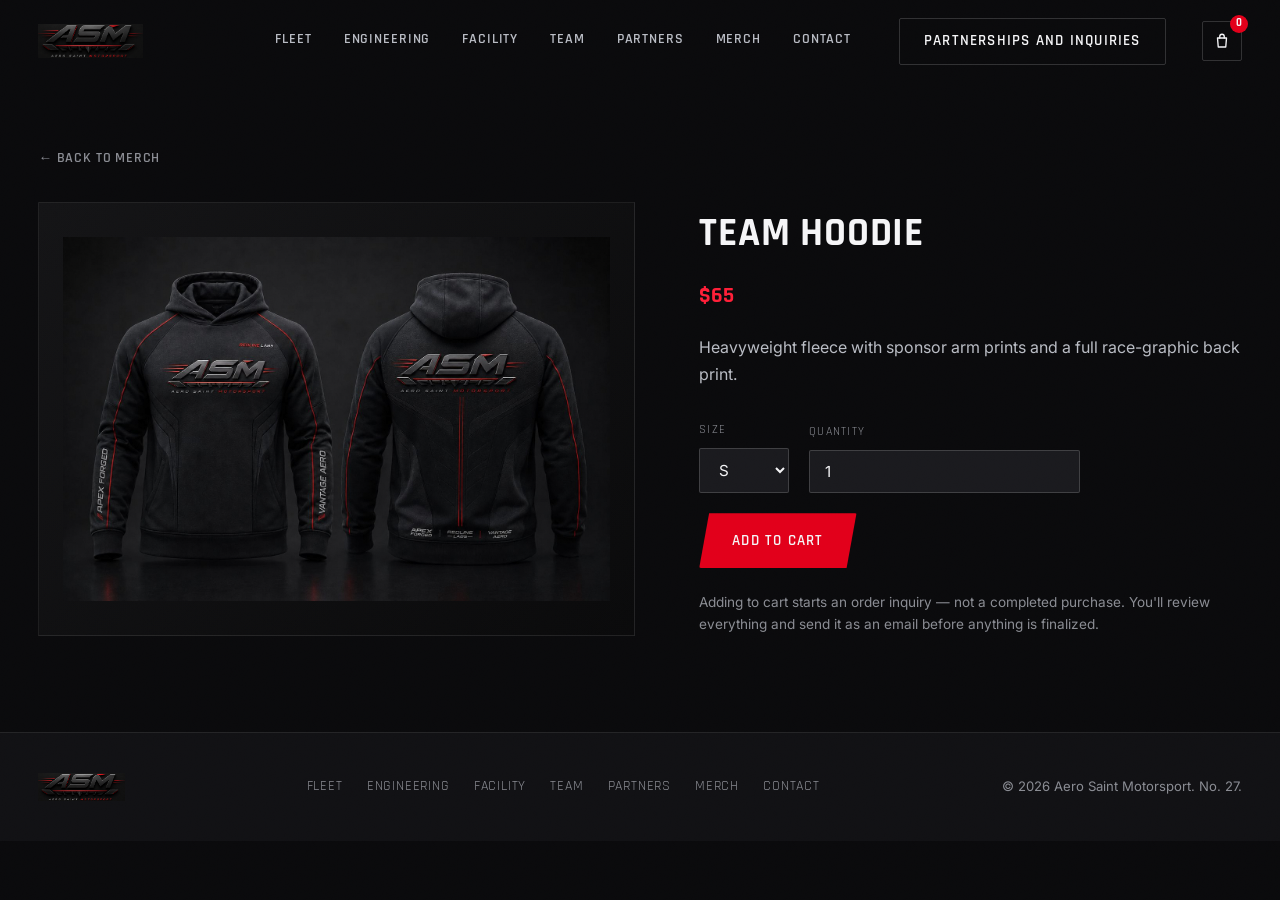
<file: shop/hoodie.html>
<!doctype html>
<html lang="en">
<head>
<meta charset="UTF-8">
<meta name="viewport" content="width=device-width, initial-scale=1.0">
<title>Team Hoodie | Aero Saint Motorsport</title>
<meta name="description" content="Heavyweight fleece with sponsor arm prints and a full race-graphic back print.">
<link rel="canonical" href="https://aerosaintmotorsport.com/shop/hoodie.html">

<meta property="og:type" content="website">
<meta property="og:site_name" content="Aero Saint Motorsport">
<meta property="og:title" content="Team Hoodie | Aero Saint Motorsport">
<meta property="og:description" content="Heavyweight fleece with sponsor arm prints and a full race-graphic back print.">
<meta property="og:url" content="https://aerosaintmotorsport.com/shop/hoodie.html">
<meta property="og:image" content="https://aerosaintmotorsport.com/assets/images/merch/merch-hoodie.jpg">

<link rel="icon" href="data:,">
<link rel="preconnect" href="https://fonts.googleapis.com">
<link rel="preconnect" href="https://fonts.gstatic.com" crossorigin>
<link href="https://fonts.googleapis.com/css2?family=Rajdhani:wght@500;600;700&family=Inter:wght@400;500;600&display=swap" rel="stylesheet">
<link rel="stylesheet" href="../css/style.css">
</head>
<body>

<div class="noise-overlay" aria-hidden="true"></div>

<!-- ================= NAV ================= -->
<header class="site-header" id="siteHeader">
  <div class="header-inner">
    <a href="../index.html#top" class="brand">
      <img class="brand-logo" src="../assets/images/logo-mark.png" alt="Aero Saint Motorsport">
    </a>

    <nav class="main-nav" id="mainNav">
      <a href="../index.html#fleet">Fleet</a>
      <a href="../index.html#engineering">Engineering</a>
      <a href="../index.html#facility">Facility</a>
      <a href="../index.html#team">Team</a>
      <a href="../index.html#sponsors">Partners</a>
      <a href="index.html">Merch</a>
      <a href="../index.html#contact">Contact</a>
    </nav>

    <a href="../index.html#contact" class="btn btn-outline nav-cta">Partnerships and Inquiries</a>

    <button class="cart-toggle" aria-label="Open cart">
      <svg viewBox="0 0 24 24" fill="none" stroke="currentColor" stroke-width="1.8" stroke-linecap="round" stroke-linejoin="round">
        <path d="M6 8h12l-1 12H7L6 8z"></path>
        <path d="M9 8V6a3 3 0 0 1 6 0v2"></path>
      </svg>
      <span class="cart-count" hidden>0</span>
    </button>

    <button class="nav-toggle" id="navToggle" aria-label="Toggle menu" aria-expanded="false">
      <span></span><span></span><span></span>
    </button>
  </div>
</header>
<main class="product-page">
  <a href="index.html" class="back-link">&larr; Back to Merch</a>

  <div class="product-hero">
    <div class="product-media media" data-label="merch-hoodie.jpg">
      <img src="../assets/images/merch/merch-hoodie.jpg" alt="ASM team hoodie, front and back" onerror="this.closest('.media').classList.add('media--missing')">
    </div>

    <div class="product-details">
      <h1>Team Hoodie</h1>
      <p class="product-price">$65</p>
      <p class="product-desc">Heavyweight fleece with sponsor arm prints and a full race-graphic back print.</p>

      <form class="product-add-form" data-product-id="hoodie">
      <div class="product-field">
        <label for="size">Size</label>
        <select id="size" name="size">
          <option value="S" selected>S</option>
          <option value="M">M</option>
          <option value="L">L</option>
          <option value="XL">XL</option>
          <option value="XXL">XXL</option>
        </select>
      </div>
      <div class="product-field">
        <label for="qty">Quantity</label>
        <input type="number" id="qty" name="qty" min="1" value="1">
      </div>
      <button type="submit" class="btn btn-primary">Add to Cart</button>
    </form>

      <p class="product-note">Adding to cart starts an order inquiry — not a completed purchase. You'll review everything and send it as an email before anything is finalized.</p>
    </div>
  </div>
</main>

<!-- ================= FOOTER ================= -->
<footer class="site-footer">
  <div class="footer-inner">
    <a href="../index.html#top" class="brand brand--footer">
      <img class="brand-logo" src="../assets/images/logo-mark.png" alt="Aero Saint Motorsport">
    </a>
    <nav class="footer-nav">
      <a href="../index.html#fleet">Fleet</a>
      <a href="../index.html#engineering">Engineering</a>
      <a href="../index.html#facility">Facility</a>
      <a href="../index.html#team">Team</a>
      <a href="../index.html#sponsors">Partners</a>
      <a href="index.html">Merch</a>
      <a href="../index.html#contact">Contact</a>
    </nav>
    <p class="footer-copy">&copy; <span id="year"></span> Aero Saint Motorsport. No. 27.</p>
  </div>
</footer>

<script>window.ASM_ROOT_PREFIX = '../';</script>
<script src="../js/products.js"></script>
<script src="../js/cart.js"></script>
<script src="../js/main.js"></script>
</body>
</html>
</file>
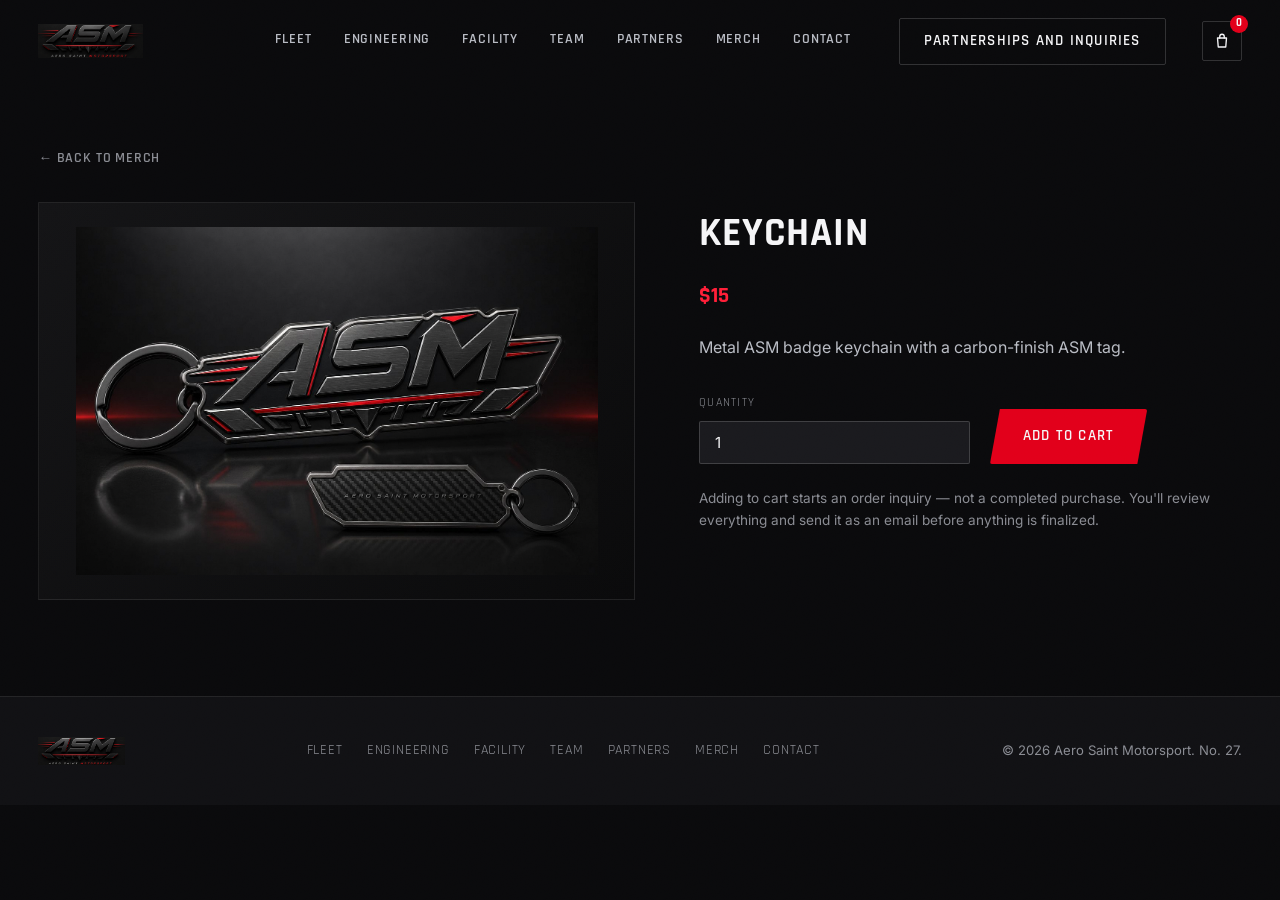
<file: shop/keychain.html>
<!doctype html>
<html lang="en">
<head>
<meta charset="UTF-8">
<meta name="viewport" content="width=device-width, initial-scale=1.0">
<title>Keychain | Aero Saint Motorsport</title>
<meta name="description" content="Metal ASM badge keychain with a carbon-finish ASM tag.">
<link rel="canonical" href="https://aerosaintmotorsport.com/shop/keychain.html">

<meta property="og:type" content="website">
<meta property="og:site_name" content="Aero Saint Motorsport">
<meta property="og:title" content="Keychain | Aero Saint Motorsport">
<meta property="og:description" content="Metal ASM badge keychain with a carbon-finish ASM tag.">
<meta property="og:url" content="https://aerosaintmotorsport.com/shop/keychain.html">
<meta property="og:image" content="https://aerosaintmotorsport.com/assets/images/merch/merch-keychain.jpg">

<link rel="icon" href="data:,">
<link rel="preconnect" href="https://fonts.googleapis.com">
<link rel="preconnect" href="https://fonts.gstatic.com" crossorigin>
<link href="https://fonts.googleapis.com/css2?family=Rajdhani:wght@500;600;700&family=Inter:wght@400;500;600&display=swap" rel="stylesheet">
<link rel="stylesheet" href="../css/style.css">
</head>
<body>

<div class="noise-overlay" aria-hidden="true"></div>

<!-- ================= NAV ================= -->
<header class="site-header" id="siteHeader">
  <div class="header-inner">
    <a href="../index.html#top" class="brand">
      <img class="brand-logo" src="../assets/images/logo-mark.png" alt="Aero Saint Motorsport">
    </a>

    <nav class="main-nav" id="mainNav">
      <a href="../index.html#fleet">Fleet</a>
      <a href="../index.html#engineering">Engineering</a>
      <a href="../index.html#facility">Facility</a>
      <a href="../index.html#team">Team</a>
      <a href="../index.html#sponsors">Partners</a>
      <a href="index.html">Merch</a>
      <a href="../index.html#contact">Contact</a>
    </nav>

    <a href="../index.html#contact" class="btn btn-outline nav-cta">Partnerships and Inquiries</a>

    <button class="cart-toggle" aria-label="Open cart">
      <svg viewBox="0 0 24 24" fill="none" stroke="currentColor" stroke-width="1.8" stroke-linecap="round" stroke-linejoin="round">
        <path d="M6 8h12l-1 12H7L6 8z"></path>
        <path d="M9 8V6a3 3 0 0 1 6 0v2"></path>
      </svg>
      <span class="cart-count" hidden>0</span>
    </button>

    <button class="nav-toggle" id="navToggle" aria-label="Toggle menu" aria-expanded="false">
      <span></span><span></span><span></span>
    </button>
  </div>
</header>
<main class="product-page">
  <a href="index.html" class="back-link">&larr; Back to Merch</a>

  <div class="product-hero">
    <div class="product-media media" data-label="merch-keychain.jpg">
      <img src="../assets/images/merch/merch-keychain.jpg" alt="ASM metal keychain and carbon-look tag" onerror="this.closest('.media').classList.add('media--missing')">
    </div>

    <div class="product-details">
      <h1>Keychain</h1>
      <p class="product-price">$15</p>
      <p class="product-desc">Metal ASM badge keychain with a carbon-finish ASM tag.</p>

      <form class="product-add-form" data-product-id="keychain">
      <div class="product-field">
        <label for="qty">Quantity</label>
        <input type="number" id="qty" name="qty" min="1" value="1">
      </div>
      <button type="submit" class="btn btn-primary">Add to Cart</button>
    </form>

      <p class="product-note">Adding to cart starts an order inquiry — not a completed purchase. You'll review everything and send it as an email before anything is finalized.</p>
    </div>
  </div>
</main>

<!-- ================= FOOTER ================= -->
<footer class="site-footer">
  <div class="footer-inner">
    <a href="../index.html#top" class="brand brand--footer">
      <img class="brand-logo" src="../assets/images/logo-mark.png" alt="Aero Saint Motorsport">
    </a>
    <nav class="footer-nav">
      <a href="../index.html#fleet">Fleet</a>
      <a href="../index.html#engineering">Engineering</a>
      <a href="../index.html#facility">Facility</a>
      <a href="../index.html#team">Team</a>
      <a href="../index.html#sponsors">Partners</a>
      <a href="index.html">Merch</a>
      <a href="../index.html#contact">Contact</a>
    </nav>
    <p class="footer-copy">&copy; <span id="year"></span> Aero Saint Motorsport. No. 27.</p>
  </div>
</footer>

<script>window.ASM_ROOT_PREFIX = '../';</script>
<script src="../js/products.js"></script>
<script src="../js/cart.js"></script>
<script src="../js/main.js"></script>
</body>
</html>
</file>
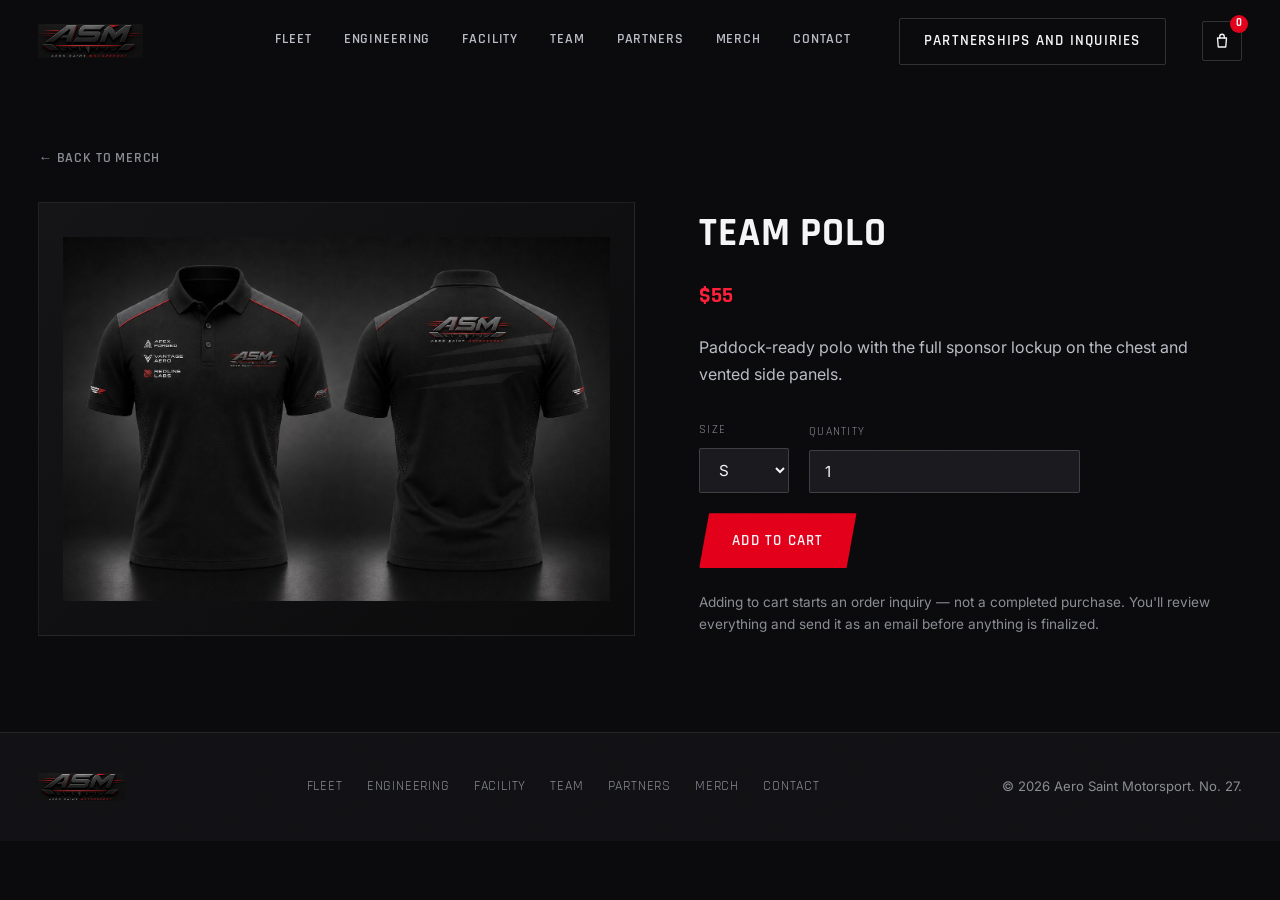
<file: shop/polo.html>
<!doctype html>
<html lang="en">
<head>
<meta charset="UTF-8">
<meta name="viewport" content="width=device-width, initial-scale=1.0">
<title>Team Polo | Aero Saint Motorsport</title>
<meta name="description" content="Paddock-ready polo with the full sponsor lockup on the chest and vented side panels.">
<link rel="canonical" href="https://aerosaintmotorsport.com/shop/polo.html">

<meta property="og:type" content="website">
<meta property="og:site_name" content="Aero Saint Motorsport">
<meta property="og:title" content="Team Polo | Aero Saint Motorsport">
<meta property="og:description" content="Paddock-ready polo with the full sponsor lockup on the chest and vented side panels.">
<meta property="og:url" content="https://aerosaintmotorsport.com/shop/polo.html">
<meta property="og:image" content="https://aerosaintmotorsport.com/assets/images/merch/merch-polo.jpg">

<link rel="icon" href="data:,">
<link rel="preconnect" href="https://fonts.googleapis.com">
<link rel="preconnect" href="https://fonts.gstatic.com" crossorigin>
<link href="https://fonts.googleapis.com/css2?family=Rajdhani:wght@500;600;700&family=Inter:wght@400;500;600&display=swap" rel="stylesheet">
<link rel="stylesheet" href="../css/style.css">
</head>
<body>

<div class="noise-overlay" aria-hidden="true"></div>

<!-- ================= NAV ================= -->
<header class="site-header" id="siteHeader">
  <div class="header-inner">
    <a href="../index.html#top" class="brand">
      <img class="brand-logo" src="../assets/images/logo-mark.png" alt="Aero Saint Motorsport">
    </a>

    <nav class="main-nav" id="mainNav">
      <a href="../index.html#fleet">Fleet</a>
      <a href="../index.html#engineering">Engineering</a>
      <a href="../index.html#facility">Facility</a>
      <a href="../index.html#team">Team</a>
      <a href="../index.html#sponsors">Partners</a>
      <a href="index.html">Merch</a>
      <a href="../index.html#contact">Contact</a>
    </nav>

    <a href="../index.html#contact" class="btn btn-outline nav-cta">Partnerships and Inquiries</a>

    <button class="cart-toggle" aria-label="Open cart">
      <svg viewBox="0 0 24 24" fill="none" stroke="currentColor" stroke-width="1.8" stroke-linecap="round" stroke-linejoin="round">
        <path d="M6 8h12l-1 12H7L6 8z"></path>
        <path d="M9 8V6a3 3 0 0 1 6 0v2"></path>
      </svg>
      <span class="cart-count" hidden>0</span>
    </button>

    <button class="nav-toggle" id="navToggle" aria-label="Toggle menu" aria-expanded="false">
      <span></span><span></span><span></span>
    </button>
  </div>
</header>
<main class="product-page">
  <a href="index.html" class="back-link">&larr; Back to Merch</a>

  <div class="product-hero">
    <div class="product-media media" data-label="merch-polo.jpg">
      <img src="../assets/images/merch/merch-polo.jpg" alt="ASM team polo, front and back" onerror="this.closest('.media').classList.add('media--missing')">
    </div>

    <div class="product-details">
      <h1>Team Polo</h1>
      <p class="product-price">$55</p>
      <p class="product-desc">Paddock-ready polo with the full sponsor lockup on the chest and vented side panels.</p>

      <form class="product-add-form" data-product-id="polo">
      <div class="product-field">
        <label for="size">Size</label>
        <select id="size" name="size">
          <option value="S" selected>S</option>
          <option value="M">M</option>
          <option value="L">L</option>
          <option value="XL">XL</option>
          <option value="XXL">XXL</option>
        </select>
      </div>
      <div class="product-field">
        <label for="qty">Quantity</label>
        <input type="number" id="qty" name="qty" min="1" value="1">
      </div>
      <button type="submit" class="btn btn-primary">Add to Cart</button>
    </form>

      <p class="product-note">Adding to cart starts an order inquiry — not a completed purchase. You'll review everything and send it as an email before anything is finalized.</p>
    </div>
  </div>
</main>

<!-- ================= FOOTER ================= -->
<footer class="site-footer">
  <div class="footer-inner">
    <a href="../index.html#top" class="brand brand--footer">
      <img class="brand-logo" src="../assets/images/logo-mark.png" alt="Aero Saint Motorsport">
    </a>
    <nav class="footer-nav">
      <a href="../index.html#fleet">Fleet</a>
      <a href="../index.html#engineering">Engineering</a>
      <a href="../index.html#facility">Facility</a>
      <a href="../index.html#team">Team</a>
      <a href="../index.html#sponsors">Partners</a>
      <a href="index.html">Merch</a>
      <a href="../index.html#contact">Contact</a>
    </nav>
    <p class="footer-copy">&copy; <span id="year"></span> Aero Saint Motorsport. No. 27.</p>
  </div>
</footer>

<script>window.ASM_ROOT_PREFIX = '../';</script>
<script src="../js/products.js"></script>
<script src="../js/cart.js"></script>
<script src="../js/main.js"></script>
</body>
</html>
</file>
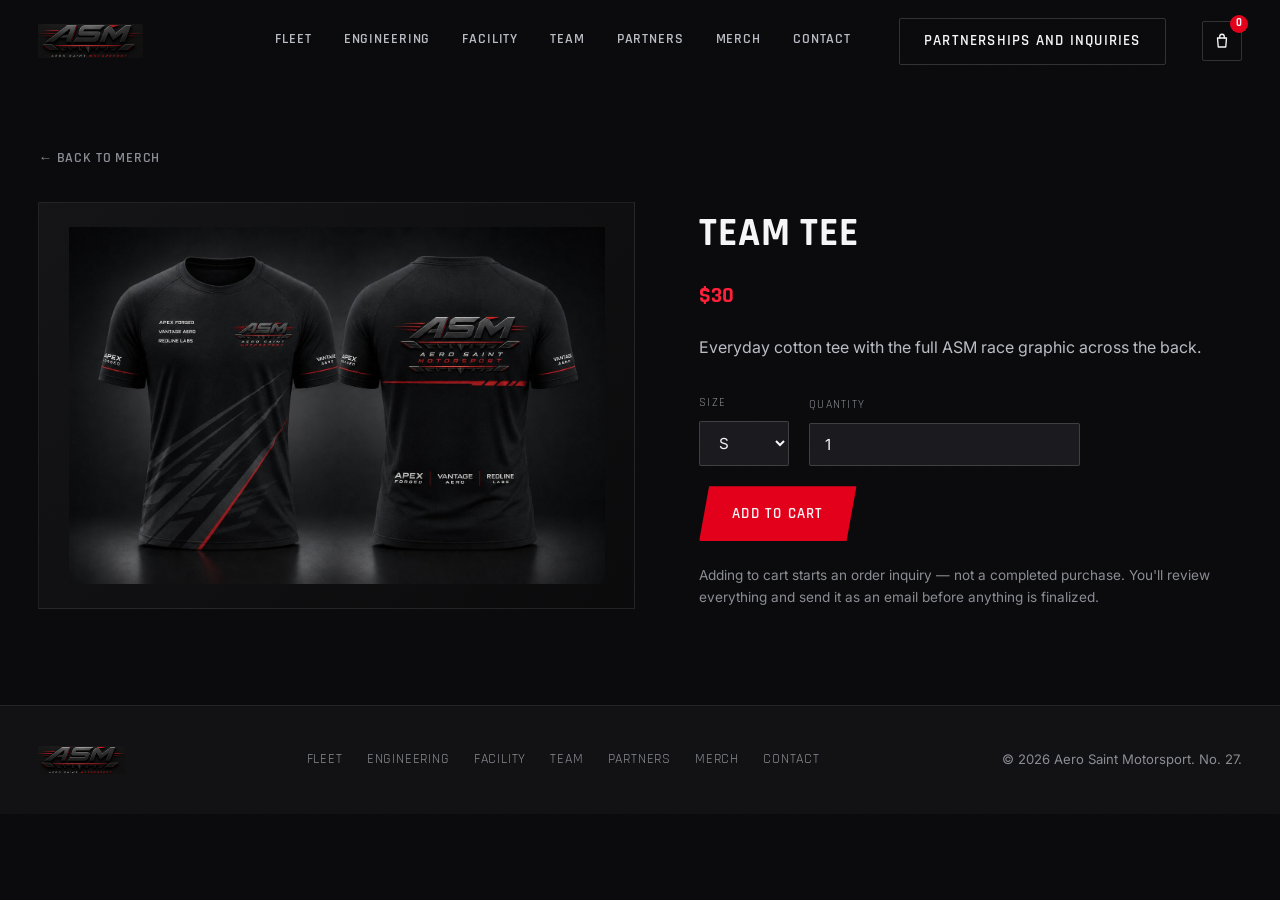
<file: shop/tee.html>
<!doctype html>
<html lang="en">
<head>
<meta charset="UTF-8">
<meta name="viewport" content="width=device-width, initial-scale=1.0">
<title>Team Tee | Aero Saint Motorsport</title>
<meta name="description" content="Everyday cotton tee with the full ASM race graphic across the back.">
<link rel="canonical" href="https://aerosaintmotorsport.com/shop/tee.html">

<meta property="og:type" content="website">
<meta property="og:site_name" content="Aero Saint Motorsport">
<meta property="og:title" content="Team Tee | Aero Saint Motorsport">
<meta property="og:description" content="Everyday cotton tee with the full ASM race graphic across the back.">
<meta property="og:url" content="https://aerosaintmotorsport.com/shop/tee.html">
<meta property="og:image" content="https://aerosaintmotorsport.com/assets/images/merch/merch-tee.jpg">

<link rel="icon" href="data:,">
<link rel="preconnect" href="https://fonts.googleapis.com">
<link rel="preconnect" href="https://fonts.gstatic.com" crossorigin>
<link href="https://fonts.googleapis.com/css2?family=Rajdhani:wght@500;600;700&family=Inter:wght@400;500;600&display=swap" rel="stylesheet">
<link rel="stylesheet" href="../css/style.css">
</head>
<body>

<div class="noise-overlay" aria-hidden="true"></div>

<!-- ================= NAV ================= -->
<header class="site-header" id="siteHeader">
  <div class="header-inner">
    <a href="../index.html#top" class="brand">
      <img class="brand-logo" src="../assets/images/logo-mark.png" alt="Aero Saint Motorsport">
    </a>

    <nav class="main-nav" id="mainNav">
      <a href="../index.html#fleet">Fleet</a>
      <a href="../index.html#engineering">Engineering</a>
      <a href="../index.html#facility">Facility</a>
      <a href="../index.html#team">Team</a>
      <a href="../index.html#sponsors">Partners</a>
      <a href="index.html">Merch</a>
      <a href="../index.html#contact">Contact</a>
    </nav>

    <a href="../index.html#contact" class="btn btn-outline nav-cta">Partnerships and Inquiries</a>

    <button class="cart-toggle" aria-label="Open cart">
      <svg viewBox="0 0 24 24" fill="none" stroke="currentColor" stroke-width="1.8" stroke-linecap="round" stroke-linejoin="round">
        <path d="M6 8h12l-1 12H7L6 8z"></path>
        <path d="M9 8V6a3 3 0 0 1 6 0v2"></path>
      </svg>
      <span class="cart-count" hidden>0</span>
    </button>

    <button class="nav-toggle" id="navToggle" aria-label="Toggle menu" aria-expanded="false">
      <span></span><span></span><span></span>
    </button>
  </div>
</header>
<main class="product-page">
  <a href="index.html" class="back-link">&larr; Back to Merch</a>

  <div class="product-hero">
    <div class="product-media media" data-label="merch-tee.jpg">
      <img src="../assets/images/merch/merch-tee.jpg" alt="ASM team t-shirt, front and back" onerror="this.closest('.media').classList.add('media--missing')">
    </div>

    <div class="product-details">
      <h1>Team Tee</h1>
      <p class="product-price">$30</p>
      <p class="product-desc">Everyday cotton tee with the full ASM race graphic across the back.</p>

      <form class="product-add-form" data-product-id="tee">
      <div class="product-field">
        <label for="size">Size</label>
        <select id="size" name="size">
          <option value="S" selected>S</option>
          <option value="M">M</option>
          <option value="L">L</option>
          <option value="XL">XL</option>
          <option value="XXL">XXL</option>
        </select>
      </div>
      <div class="product-field">
        <label for="qty">Quantity</label>
        <input type="number" id="qty" name="qty" min="1" value="1">
      </div>
      <button type="submit" class="btn btn-primary">Add to Cart</button>
    </form>

      <p class="product-note">Adding to cart starts an order inquiry — not a completed purchase. You'll review everything and send it as an email before anything is finalized.</p>
    </div>
  </div>
</main>

<!-- ================= FOOTER ================= -->
<footer class="site-footer">
  <div class="footer-inner">
    <a href="../index.html#top" class="brand brand--footer">
      <img class="brand-logo" src="../assets/images/logo-mark.png" alt="Aero Saint Motorsport">
    </a>
    <nav class="footer-nav">
      <a href="../index.html#fleet">Fleet</a>
      <a href="../index.html#engineering">Engineering</a>
      <a href="../index.html#facility">Facility</a>
      <a href="../index.html#team">Team</a>
      <a href="../index.html#sponsors">Partners</a>
      <a href="index.html">Merch</a>
      <a href="../index.html#contact">Contact</a>
    </nav>
    <p class="footer-copy">&copy; <span id="year"></span> Aero Saint Motorsport. No. 27.</p>
  </div>
</footer>

<script>window.ASM_ROOT_PREFIX = '../';</script>
<script src="../js/products.js"></script>
<script src="../js/cart.js"></script>
<script src="../js/main.js"></script>
</body>
</html>
</file>
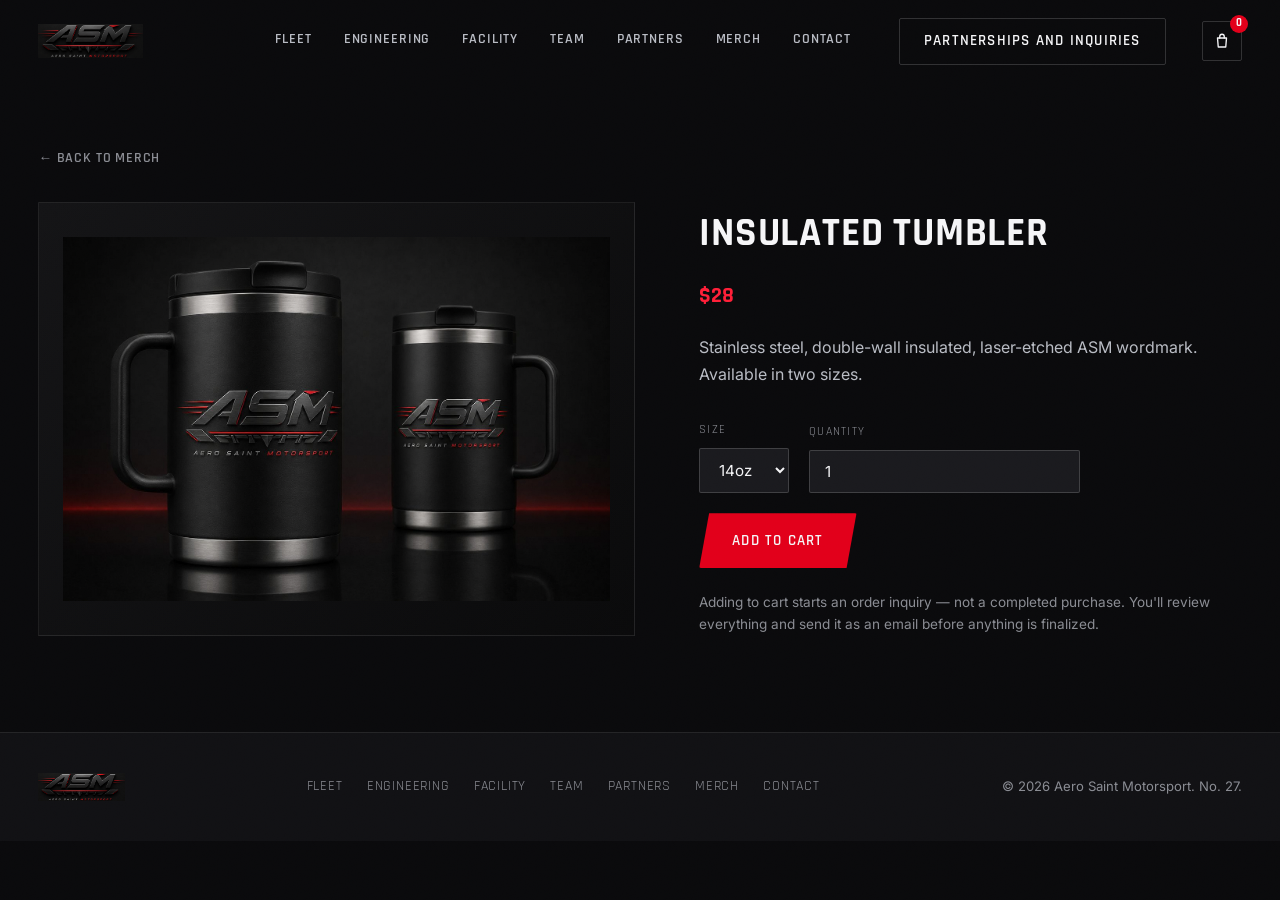
<file: shop/tumbler.html>
<!doctype html>
<html lang="en">
<head>
<meta charset="UTF-8">
<meta name="viewport" content="width=device-width, initial-scale=1.0">
<title>Insulated Tumbler | Aero Saint Motorsport</title>
<meta name="description" content="Stainless steel, double-wall insulated, laser-etched ASM wordmark. Available in two sizes.">
<link rel="canonical" href="https://aerosaintmotorsport.com/shop/tumbler.html">

<meta property="og:type" content="website">
<meta property="og:site_name" content="Aero Saint Motorsport">
<meta property="og:title" content="Insulated Tumbler | Aero Saint Motorsport">
<meta property="og:description" content="Stainless steel, double-wall insulated, laser-etched ASM wordmark. Available in two sizes.">
<meta property="og:url" content="https://aerosaintmotorsport.com/shop/tumbler.html">
<meta property="og:image" content="https://aerosaintmotorsport.com/assets/images/merch/merch-tumbler.jpg">

<link rel="icon" href="data:,">
<link rel="preconnect" href="https://fonts.googleapis.com">
<link rel="preconnect" href="https://fonts.gstatic.com" crossorigin>
<link href="https://fonts.googleapis.com/css2?family=Rajdhani:wght@500;600;700&family=Inter:wght@400;500;600&display=swap" rel="stylesheet">
<link rel="stylesheet" href="../css/style.css">
</head>
<body>

<div class="noise-overlay" aria-hidden="true"></div>

<!-- ================= NAV ================= -->
<header class="site-header" id="siteHeader">
  <div class="header-inner">
    <a href="../index.html#top" class="brand">
      <img class="brand-logo" src="../assets/images/logo-mark.png" alt="Aero Saint Motorsport">
    </a>

    <nav class="main-nav" id="mainNav">
      <a href="../index.html#fleet">Fleet</a>
      <a href="../index.html#engineering">Engineering</a>
      <a href="../index.html#facility">Facility</a>
      <a href="../index.html#team">Team</a>
      <a href="../index.html#sponsors">Partners</a>
      <a href="index.html">Merch</a>
      <a href="../index.html#contact">Contact</a>
    </nav>

    <a href="../index.html#contact" class="btn btn-outline nav-cta">Partnerships and Inquiries</a>

    <button class="cart-toggle" aria-label="Open cart">
      <svg viewBox="0 0 24 24" fill="none" stroke="currentColor" stroke-width="1.8" stroke-linecap="round" stroke-linejoin="round">
        <path d="M6 8h12l-1 12H7L6 8z"></path>
        <path d="M9 8V6a3 3 0 0 1 6 0v2"></path>
      </svg>
      <span class="cart-count" hidden>0</span>
    </button>

    <button class="nav-toggle" id="navToggle" aria-label="Toggle menu" aria-expanded="false">
      <span></span><span></span><span></span>
    </button>
  </div>
</header>
<main class="product-page">
  <a href="index.html" class="back-link">&larr; Back to Merch</a>

  <div class="product-hero">
    <div class="product-media media" data-label="merch-tumbler.jpg">
      <img src="../assets/images/merch/merch-tumbler.jpg" alt="ASM insulated tumbler, two sizes" onerror="this.closest('.media').classList.add('media--missing')">
    </div>

    <div class="product-details">
      <h1>Insulated Tumbler</h1>
      <p class="product-price">$28</p>
      <p class="product-desc">Stainless steel, double-wall insulated, laser-etched ASM wordmark. Available in two sizes.</p>

      <form class="product-add-form" data-product-id="tumbler">
      <div class="product-field">
        <label for="size">Size</label>
        <select id="size" name="size">
          <option value="14oz" selected>14oz</option>
          <option value="20oz">20oz</option>
        </select>
      </div>
      <div class="product-field">
        <label for="qty">Quantity</label>
        <input type="number" id="qty" name="qty" min="1" value="1">
      </div>
      <button type="submit" class="btn btn-primary">Add to Cart</button>
    </form>

      <p class="product-note">Adding to cart starts an order inquiry — not a completed purchase. You'll review everything and send it as an email before anything is finalized.</p>
    </div>
  </div>
</main>

<!-- ================= FOOTER ================= -->
<footer class="site-footer">
  <div class="footer-inner">
    <a href="../index.html#top" class="brand brand--footer">
      <img class="brand-logo" src="../assets/images/logo-mark.png" alt="Aero Saint Motorsport">
    </a>
    <nav class="footer-nav">
      <a href="../index.html#fleet">Fleet</a>
      <a href="../index.html#engineering">Engineering</a>
      <a href="../index.html#facility">Facility</a>
      <a href="../index.html#team">Team</a>
      <a href="../index.html#sponsors">Partners</a>
      <a href="index.html">Merch</a>
      <a href="../index.html#contact">Contact</a>
    </nav>
    <p class="footer-copy">&copy; <span id="year"></span> Aero Saint Motorsport. No. 27.</p>
  </div>
</footer>

<script>window.ASM_ROOT_PREFIX = '../';</script>
<script src="../js/products.js"></script>
<script src="../js/cart.js"></script>
<script src="../js/main.js"></script>
</body>
</html>
</file>
<file: css/style.css>
/* =========================================================
   Aero Saint Motorsport — stylesheet
   ========================================================= */

* , *::before, *::after { box-sizing: border-box; }

:root {
  --bg: #0a0a0c;
  --bg-alt: #111114;
  --panel: #1a1a1e;
  --panel-2: #201f23;
  --border: rgba(255,255,255,0.08);
  --border-strong: rgba(255,255,255,0.16);

  --white: #f5f5f7;
  --silver: #b9bcc4;
  --muted: #8a8c93;

  --red: #e2001a;
  --red-bright: #ff1f38;
  --red-dark: #7a0010;

  --font-display: 'Rajdhani', 'Arial Narrow', sans-serif;
  --font-body: 'Inter', -apple-system, BlinkMacSystemFont, sans-serif;

  --max: 1280px;
  --gap: clamp(1.25rem, 3vw, 2.5rem);
  --radius: 4px;

  --ease: cubic-bezier(.16,.84,.44,1);
}

html { scroll-behavior: smooth; }

body {
  margin: 0;
  background: var(--bg);
  color: var(--white);
  font-family: var(--font-body);
  font-size: 16px;
  line-height: 1.6;
  -webkit-font-smoothing: antialiased;
  overflow-x: hidden;
}

h1, h2, h3, h4 {
  font-family: var(--font-display);
  font-weight: 700;
  text-transform: uppercase;
  letter-spacing: 0.02em;
  margin: 0;
  color: var(--white);
}

p { margin: 0; }
a { color: inherit; text-decoration: none; }
img { display: block; max-width: 100%; }
ul { list-style: none; margin: 0; padding: 0; }
button { font: inherit; cursor: pointer; }

section { position: relative; }

/* subtle grain overlay for texture */
.noise-overlay {
  position: fixed;
  inset: 0;
  pointer-events: none;
  z-index: 999;
  opacity: 0.035;
  mix-blend-mode: overlay;
  background-image: url("data:image/svg+xml,%3Csvg xmlns='http://www.w3.org/2000/svg' width='120' height='120'%3E%3Cfilter id='n'%3E%3CfeTurbulence type='fractalNoise' baseFrequency='0.9' numOctaves='2' stitchTiles='stitch'/%3E%3C/filter%3E%3Crect width='100%25' height='100%25' filter='url(%23n)'/%3E%3C/svg%3E");
}

/* =========================================================
   Utility
   ========================================================= */

.eyebrow {
  font-family: var(--font-display);
  font-size: 0.8rem;
  font-weight: 600;
  letter-spacing: 0.28em;
  text-transform: uppercase;
  color: var(--red-bright);
  margin: 0 0 0.75rem;
}

.section-head {
  max-width: 640px;
  margin: 0 auto clamp(2.5rem, 5vw, 4rem);
  padding: 0 var(--gap);
  text-align: center;
}

.section-head h2 {
  font-size: clamp(2rem, 4vw, 3rem);
  line-height: 1.05;
}

.section-sub {
  margin-top: 1rem;
  color: var(--muted);
  font-size: 1.02rem;
  line-height: 1.7;
}

.btn {
  display: inline-flex;
  align-items: center;
  justify-content: center;
  gap: 0.5rem;
  padding: 0.9rem 2rem;
  font-family: var(--font-display);
  font-weight: 600;
  font-size: 0.95rem;
  letter-spacing: 0.08em;
  text-transform: uppercase;
  border-radius: 2px;
  border: 1px solid transparent;
  transition: transform .35s var(--ease), background-color .35s var(--ease), border-color .35s var(--ease), color .35s var(--ease);
  white-space: nowrap;
}
.btn:hover { transform: translateY(-2px); }

.btn-primary {
  background: var(--red);
  color: var(--white);
  clip-path: polygon(10px 0, 100% 0, calc(100% - 10px) 100%, 0 100%);
}
.btn-primary:hover { background: var(--red-bright); }

.btn-outline {
  border-color: var(--border-strong);
  color: var(--white);
  padding: 0.65rem 1.5rem;
}
.btn-outline:hover { border-color: var(--red-bright); color: var(--red-bright); }

.btn-ghost {
  color: var(--white);
  border-color: rgba(255,255,255,0.25);
}
.btn-ghost:hover { border-color: var(--white); }

/* scroll reveal */
.reveal {
  opacity: 0;
  transform: translateY(28px);
  transition: opacity .8s var(--ease), transform .8s var(--ease);
}
.reveal.in-view {
  opacity: 1;
  transform: translateY(0);
}

/* =========================================================
   Media component (handles missing-image placeholder state)
   ========================================================= */

.media {
  display: block;
  position: relative;
  overflow: hidden;
  background: linear-gradient(135deg, var(--panel), var(--bg-alt));
  width: 100%;
  height: 100%;
}
.media img {
  width: 100%;
  height: 100%;
  object-fit: cover;
  opacity: 0;
  transition: opacity .6s var(--ease), transform .8s var(--ease);
}
.media img[src]:not([src=""]) { opacity: 1; }

.media--missing img { display: none; }
.media--missing {
  background:
    repeating-linear-gradient(135deg, rgba(255,255,255,0.03) 0 2px, transparent 2px 14px),
    linear-gradient(135deg, #19191d, #0e0e10);
  border: 1px dashed var(--border-strong);
}
.media--missing::before {
  content: "IMAGE";
  position: absolute;
  inset: 0;
  display: flex;
  align-items: center;
  justify-content: center;
  font-family: var(--font-display);
  font-size: 0.75rem;
  letter-spacing: 0.2em;
  color: var(--muted);
  opacity: 0.5;
}
.media--missing::after {
  content: attr(data-label);
  position: absolute;
  left: 0.75rem;
  bottom: 0.75rem;
  right: 0.75rem;
  font-family: var(--font-body);
  font-size: 0.7rem;
  color: var(--muted);
  background: rgba(0,0,0,0.5);
  padding: 0.35rem 0.6rem;
  border-radius: 2px;
  border: 1px solid var(--border);
}

/* =========================================================
   Header
   ========================================================= */

.site-header {
  position: fixed;
  top: 0; left: 0; right: 0;
  z-index: 500;
  padding: 1.1rem 0;
  transition: background-color .4s var(--ease), padding .4s var(--ease), border-color .4s var(--ease);
  border-bottom: 1px solid transparent;
}
.site-header.scrolled {
  background: rgba(9,9,11,0.88);
  backdrop-filter: blur(10px);
  padding: 0.7rem 0;
  border-color: var(--border);
}

.header-inner {
  max-width: var(--max);
  margin: 0 auto;
  padding: 0 var(--gap);
  display: flex;
  align-items: center;
  justify-content: space-between;
  gap: 1.5rem;
}

.brand {
  display: flex;
  align-items: center;
  gap: 0.7rem;
}
.brand-logo {
  height: 34px;
  width: auto;
  display: block;
}
.brand--footer .brand-logo { height: 28px; }

.main-nav {
  display: flex;
  align-items: center;
  gap: clamp(1.25rem, 2.5vw, 2.25rem);
  margin-left: auto;
}
.main-nav a {
  font-family: var(--font-display);
  font-size: 0.9rem;
  font-weight: 600;
  letter-spacing: 0.06em;
  text-transform: uppercase;
  color: var(--silver);
  position: relative;
  padding-bottom: 4px;
  transition: color .3s var(--ease);
}
.main-nav a::after {
  content: "";
  position: absolute;
  left: 0; bottom: 0;
  width: 0; height: 2px;
  background: var(--red);
  transition: width .3s var(--ease);
}
.main-nav a:hover { color: var(--white); }
.main-nav a:hover::after { width: 100%; }

.nav-cta { margin-left: 1.5rem; }

.nav-toggle {
  display: none;
  flex-direction: column;
  gap: 5px;
  background: none;
  border: none;
  padding: 8px;
  margin-left: 0.5rem;
}
.nav-toggle span {
  width: 22px; height: 2px;
  background: var(--white);
  transition: transform .3s var(--ease), opacity .3s var(--ease);
}
.nav-toggle[aria-expanded="true"] span:nth-child(1) { transform: translateY(7px) rotate(45deg); }
.nav-toggle[aria-expanded="true"] span:nth-child(2) { opacity: 0; }
.nav-toggle[aria-expanded="true"] span:nth-child(3) { transform: translateY(-7px) rotate(-45deg); }

/* =========================================================
   Cart
   ========================================================= */

.cart-toggle {
  position: relative;
  display: inline-flex;
  align-items: center;
  justify-content: center;
  width: 40px;
  height: 40px;
  margin-left: 0.75rem;
  background: none;
  border: 1px solid var(--border-strong);
  color: var(--white);
  border-radius: 2px;
  flex: none;
  transition: border-color .3s var(--ease);
}
.cart-toggle:hover { border-color: var(--red-bright); }
.cart-toggle svg { width: 18px; height: 18px; }
.cart-count {
  position: absolute;
  top: -7px;
  right: -7px;
  min-width: 18px;
  height: 18px;
  padding: 0 4px;
  border-radius: 9px;
  background: var(--red);
  color: var(--white);
  font-family: var(--font-display);
  font-size: 0.68rem;
  font-weight: 700;
  display: flex;
  align-items: center;
  justify-content: center;
}

body.cart-open { overflow: hidden; }

.cart-drawer {
  position: fixed;
  inset: 0;
  z-index: 900;
  visibility: hidden;
  pointer-events: none;
}
.cart-drawer.open { visibility: visible; pointer-events: auto; }

.cart-drawer-scrim {
  position: absolute;
  inset: 0;
  background: rgba(4,4,5,0.7);
  opacity: 0;
  transition: opacity .35s var(--ease);
}
.cart-drawer.open .cart-drawer-scrim { opacity: 1; }

.cart-drawer-panel {
  position: absolute;
  top: 0; right: 0; bottom: 0;
  width: min(420px, 100vw);
  background: var(--bg-alt);
  border-left: 1px solid var(--border);
  display: flex;
  flex-direction: column;
  transform: translateX(100%);
  transition: transform .4s var(--ease);
}
.cart-drawer.open .cart-drawer-panel { transform: translateX(0); }

.cart-drawer-head {
  display: flex;
  align-items: center;
  justify-content: space-between;
  padding: 1.25rem 1.5rem;
  border-bottom: 1px solid var(--border);
}
.cart-drawer-head h3 {
  font-size: 1.1rem;
}
.cart-close {
  background: none;
  border: none;
  color: var(--white);
  font-size: 1.6rem;
  line-height: 1;
  cursor: pointer;
}

.cart-items {
  flex: 1;
  overflow-y: auto;
  padding: 1rem 1.5rem;
}
.cart-empty { color: var(--muted); padding: 2rem 0; text-align: center; }

.cart-item {
  display: flex;
  gap: 0.9rem;
  padding: 1rem 0;
  border-bottom: 1px solid var(--border);
}
.cart-item img {
  width: 72px;
  height: 72px;
  object-fit: cover;
  border-radius: 2px;
  flex: none;
  background: var(--panel);
}
.cart-item-body { flex: 1; min-width: 0; }
.cart-item-body h4 { font-size: 0.95rem; margin-bottom: 0.2rem; }
.cart-item-size { color: var(--muted); font-size: 0.8rem; margin-bottom: 0.5rem; }
.cart-item-row {
  display: flex;
  align-items: center;
  gap: 0.75rem;
}
.cart-qty {
  width: 52px;
  background: var(--bg);
  border: 1px solid var(--border-strong);
  color: var(--white);
  padding: 0.3rem 0.4rem;
  border-radius: 2px;
  font-family: var(--font-body);
  font-size: 0.85rem;
}
.cart-item-price {
  font-family: var(--font-display);
  font-weight: 600;
  font-size: 0.9rem;
  margin-left: auto;
}
.cart-remove {
  background: none;
  border: none;
  color: var(--muted);
  font-size: 1.2rem;
  line-height: 1;
  cursor: pointer;
}
.cart-remove:hover { color: var(--red-bright); }

.cart-drawer-foot {
  padding: 1.25rem 1.5rem 1.5rem;
  border-top: 1px solid var(--border);
}
.cart-total-row {
  display: flex;
  justify-content: space-between;
  font-family: var(--font-display);
  font-size: 1.1rem;
  font-weight: 700;
  margin-bottom: 0.75rem;
}
.cart-note {
  color: var(--muted);
  font-size: 0.78rem;
  line-height: 1.5;
  margin-bottom: 1rem;
}
.cart-checkout-btn { width: 100%; }

/* =========================================================
   Hero
   ========================================================= */

.hero {
  position: relative;
  min-height: 100vh;
  display: flex;
  align-items: flex-end;
  overflow: hidden;
  isolation: isolate;
}
.hero-media {
  position: absolute;
  inset: 0;
  z-index: -3;
}
.hero-media img { transform: scale(1.06); }

.hero-scrim {
  position: absolute;
  inset: 0;
  z-index: -2;
  background:
    linear-gradient(180deg, rgba(8,8,10,0.55) 0%, rgba(8,8,10,0.35) 35%, rgba(8,8,10,0.85) 82%, #0a0a0c 100%),
    linear-gradient(90deg, rgba(8,8,10,0.7) 0%, rgba(8,8,10,0.1) 45%);
}

.hero-numeral {
  position: absolute;
  z-index: -1;
  right: clamp(-2rem, 2vw, 2rem);
  top: 8%;
  font-family: var(--font-display);
  font-weight: 700;
  font-size: clamp(10rem, 32vw, 28rem);
  line-height: 1;
  color: transparent;
  -webkit-text-stroke: 1px rgba(255,255,255,0.08);
  user-select: none;
}

.hero-content {
  max-width: var(--max);
  margin: 0 auto;
  padding: 0 var(--gap) clamp(4rem, 9vw, 7rem);
  width: 100%;
}

.hero-title {
  font-size: clamp(2.75rem, 7.5vw, 6rem);
  line-height: 0.98;
  margin-bottom: 1.25rem;
}
.hero-title .line { display: block; }
.hero-title .accent { color: var(--red-bright); }

.hero-sub {
  max-width: 480px;
  color: var(--silver);
  font-size: 1.08rem;
  line-height: 1.7;
  margin-bottom: 2.25rem;
}

.hero-actions { display: flex; gap: 1rem; flex-wrap: wrap; }

.scroll-cue {
  position: absolute;
  left: 50%;
  bottom: 2rem;
  transform: translateX(-50%);
  width: 26px; height: 42px;
  border: 2px solid rgba(255,255,255,0.35);
  border-radius: 20px;
  display: flex;
  justify-content: center;
  padding-top: 8px;
}
.scroll-cue span {
  width: 4px; height: 8px;
  border-radius: 2px;
  background: var(--red-bright);
  animation: cue 1.6s ease-in-out infinite;
}
@keyframes cue {
  0% { opacity: 1; transform: translateY(0); }
  70% { opacity: 0; transform: translateY(14px); }
  100% { opacity: 0; transform: translateY(0); }
}

/* =========================================================
   Marquee
   ========================================================= */

.marquee-strip {
  border-top: 1px solid var(--border);
  border-bottom: 1px solid var(--border);
  background: var(--bg-alt);
  overflow: hidden;
  padding: 0.9rem 0;
}
.marquee-track {
  display: flex;
  width: max-content;
  gap: 1.25rem;
  animation: marquee 26s linear infinite;
  font-family: var(--font-display);
  font-weight: 700;
  font-size: 1.1rem;
  letter-spacing: 0.15em;
  color: var(--muted);
}
.marquee-track .dot { color: var(--red); }
@keyframes marquee {
  from { transform: translateX(0); }
  to { transform: translateX(-50%); }
}

/* =========================================================
   Stats
   ========================================================= */

.stats { padding: clamp(3rem, 6vw, 5rem) var(--gap); }
.stats-grid {
  max-width: var(--max);
  margin: 0 auto;
  display: grid;
  grid-template-columns: repeat(4, minmax(0, 1fr));
  gap: 1.5rem;
  text-align: center;
}
.stat {
  padding: 1.5rem 1rem;
  border-left: 1px solid var(--border);
}
.stat:first-child { border-left: none; }
.stat-num {
  display: block;
  font-family: var(--font-display);
  font-weight: 700;
  font-size: clamp(2.25rem, 5vw, 3.25rem);
  color: var(--white);
  line-height: 1;
}
.stat-label {
  display: block;
  margin-top: 0.6rem;
  font-size: 0.8rem;
  letter-spacing: 0.14em;
  text-transform: uppercase;
  color: var(--muted);
}

/* =========================================================
   Fleet
   ========================================================= */

.fleet { padding: clamp(4rem, 8vw, 7rem) 0; }
.fleet-grid {
  max-width: var(--max);
  margin: 0 auto;
  padding: 0 var(--gap);
  display: flex;
  flex-wrap: wrap;
  gap: var(--gap);
}
.fleet-card {
  background: var(--panel);
  border: 1px solid var(--border);
  transition: transform .45s var(--ease), border-color .45s var(--ease);
  flex: 1 1 calc((100% - 2 * var(--gap)) / 3);
  min-width: 280px;
}
.fleet-card:hover { transform: translateY(-6px); border-color: var(--border-strong); }
.fleet-card .media { aspect-ratio: 4/3; height: auto; }
.fleet-card:hover .media img { transform: scale(1.06); }
.fleet-card-body { padding: 1.5rem; }
.fleet-tag {
  display: inline-block;
  font-family: var(--font-display);
  font-size: 0.7rem;
  font-weight: 700;
  letter-spacing: 0.18em;
  color: var(--red-bright);
  border: 1px solid var(--red-dark);
  padding: 0.2rem 0.6rem;
  margin-bottom: 0.75rem;
}
.fleet-card-body h3 {
  font-size: 1.35rem;
  margin-bottom: 0.5rem;
}
.fleet-card-body p {
  color: var(--muted);
  font-size: 0.95rem;
  line-height: 1.6;
}

/* =========================================================
   Engineering / Tech
   ========================================================= */

.tech { padding: clamp(4rem, 8vw, 7rem) 0; background: var(--bg-alt); }
.tech-grid {
  max-width: var(--max);
  margin: 0 auto;
  padding: 0 var(--gap);
  display: grid;
  grid-template-columns: repeat(4, minmax(0, 1fr));
  grid-auto-rows: 1fr;
  gap: var(--gap);
}
.tech-item { position: relative; }
.tech-item .media {
  aspect-ratio: 1/1;
  height: auto;
  background: linear-gradient(135deg, #141416, #0a0a0b);
}
.tech-item .media img { object-fit: contain; padding: 1.25rem; }
.tech-item:hover .media img { transform: scale(1.05); }
.tech-item--wide {
  grid-column: span 2;
  grid-row: span 2;
}
.tech-item--wide .media { aspect-ratio: 1/1; height: auto; }
.tech-caption {
  margin-top: 0.85rem;
  font-family: var(--font-display);
  font-size: 0.85rem;
  font-weight: 600;
  letter-spacing: 0.1em;
  text-transform: uppercase;
  color: var(--silver);
}
.tech-cta {
  max-width: var(--max);
  margin: clamp(2.5rem, 5vw, 3.5rem) auto 0;
  padding: 0 var(--gap);
  display: flex;
  gap: 1rem;
  flex-wrap: wrap;
  justify-content: center;
}

/* =========================================================
   Facility
   ========================================================= */

.facility { padding: clamp(4rem, 8vw, 7rem) 0; }
.facility-grid {
  max-width: var(--max);
  margin: 0 auto;
  padding: 0 var(--gap);
  display: grid;
  grid-template-columns: repeat(3, minmax(0, 1fr));
  gap: var(--gap);
}
.facility-item .media { aspect-ratio: 4/3; height: auto; }
.facility-item--wide { grid-column: span 2; }
.facility-item--wide .media { aspect-ratio: 16/9; height: auto; }
.facility-item { position: relative; }
.facility-item:hover .media img { transform: scale(1.05); }
.facility-caption {
  margin-top: 0.85rem;
  font-family: var(--font-display);
  font-size: 0.85rem;
  font-weight: 600;
  letter-spacing: 0.1em;
  text-transform: uppercase;
  color: var(--silver);
}

.transporter-banner {
  max-width: var(--max);
  margin: var(--gap) auto 0;
  padding: 0 var(--gap);
  position: relative;
  isolation: isolate;
}
.transporter-banner .media {
  aspect-ratio: 21/9;
  border-radius: 2px;
}
.transporter-scrim {
  position: absolute;
  inset: 0 var(--gap) 0 var(--gap);
  background: linear-gradient(90deg, rgba(6,6,7,0.92) 0%, rgba(6,6,7,0.35) 55%, rgba(6,6,7,0.05) 100%);
}
.transporter-text {
  position: absolute;
  left: calc(var(--gap) + 2.5rem);
  top: 50%;
  transform: translateY(-50%);
  max-width: 420px;
}
.transporter-text h3 {
  font-size: clamp(1.5rem, 3vw, 2.25rem);
  margin: 0.4rem 0 0.75rem;
}
.transporter-text p:last-child { color: var(--silver); }

/* =========================================================
   Team
   ========================================================= */

.team { padding: clamp(4rem, 8vw, 7rem) 0; }
.team-grid {
  max-width: var(--max);
  margin: 0 auto;
  padding: 0 var(--gap);
  display: grid;
  grid-template-columns: repeat(4, minmax(0, 1fr));
  gap: var(--gap);
}
.team-card {
  text-align: center;
}
.team-avatar {
  aspect-ratio: 1;
  border-radius: 50%;
  overflow: hidden;
  margin: 0 auto 1.1rem;
  max-width: 160px;
  background: linear-gradient(150deg, var(--panel-2), var(--bg-alt));
  border: 1px solid var(--border);
  display: grid;
  place-items: center;
  font-family: var(--font-display);
  font-size: 1.5rem;
  font-weight: 700;
  color: var(--muted);
}
.team-card h4 {
  font-size: 1.05rem;
  letter-spacing: 0.04em;
}
.team-role {
  display: block;
  margin-top: 0.35rem;
  font-size: 0.8rem;
  letter-spacing: 0.1em;
  text-transform: uppercase;
  color: var(--red-bright);
}
.team-note {
  text-align: center;
  color: var(--muted);
  font-size: 0.85rem;
  margin-top: 2.5rem;
  font-style: italic;
}

/* =========================================================
   Sponsors
   ========================================================= */

.sponsors { padding: clamp(4rem, 8vw, 7rem) 0; background: var(--bg-alt); }
.sponsor-grid {
  max-width: var(--max);
  margin: 0 auto;
  padding: 0 var(--gap);
  display: grid;
  grid-template-columns: repeat(4, minmax(0, 1fr));
  gap: var(--gap);
}
.sponsor-card {
  aspect-ratio: 2.4/1;
  display: grid;
  place-items: center;
  border: 1px solid var(--border);
  background: var(--panel);
  transition: border-color .35s var(--ease), transform .35s var(--ease);
}
.sponsor-card:hover { border-color: var(--red-dark); transform: translateY(-3px); }
.sponsor-card span {
  font-family: var(--font-display);
  font-weight: 700;
  font-size: 1.35rem;
  letter-spacing: 0.12em;
  color: var(--silver);
}
.sponsor-cta {
  max-width: var(--max);
  margin: 3rem auto 0;
  padding: 0 var(--gap);
  display: flex;
  align-items: center;
  justify-content: center;
  gap: 1.5rem;
  flex-wrap: wrap;
  text-align: center;
}
.sponsor-cta p { color: var(--silver); font-size: 1.05rem; }

/* =========================================================
   Merch
   ========================================================= */

.merch { padding: clamp(4rem, 8vw, 7rem) 0; }
.merch-grid {
  max-width: var(--max);
  margin: 0 auto;
  padding: 0 var(--gap);
  display: flex;
  flex-wrap: wrap;
  gap: var(--gap);
}
.merch-card {
  background: var(--panel);
  border: 1px solid var(--border);
  transition: transform .45s var(--ease), border-color .45s var(--ease);
  flex: 1 1 calc((100% - 2 * var(--gap)) / 3);
  min-width: 260px;
}
.merch-card:hover { transform: translateY(-6px); border-color: var(--border-strong); }
.merch-card .media {
  aspect-ratio: 3/2;
  height: auto;
  background: linear-gradient(135deg, #141416, #0a0a0b);
}
.merch-card .media img { object-fit: contain; padding: 1rem; }
.merch-card:hover .media img { transform: scale(1.05); }
.merch-card-body { padding: 1.5rem; }
.merch-card-body h3 {
  font-size: 1.25rem;
  margin-bottom: 0.5rem;
}
.merch-card-body p {
  color: var(--muted);
  font-size: 0.95rem;
  line-height: 1.6;
  margin-bottom: 1rem;
}
.merch-link {
  display: inline-block;
  font-family: var(--font-display);
  font-size: 0.85rem;
  font-weight: 600;
  letter-spacing: 0.06em;
  text-transform: uppercase;
  color: var(--red-bright);
  transition: color .3s var(--ease);
}
.merch-link:hover { color: var(--white); }

/* =========================================================
   Contact
   ========================================================= */

.contact { padding: clamp(4rem, 8vw, 7rem) 0; }
.contact-inner {
  max-width: var(--max);
  margin: 0 auto;
  padding: 0 var(--gap);
  display: grid;
  grid-template-columns: minmax(0, 1fr) minmax(0, 1fr);
  gap: clamp(2.5rem, 6vw, 5rem);
  align-items: start;
}
.contact-info .section-sub { margin-left: 0; }
.contact-list { margin-top: 2rem; }
.contact-list li {
  display: flex;
  justify-content: space-between;
  padding: 0.9rem 0;
  border-bottom: 1px solid var(--border);
  font-size: 0.98rem;
}
.contact-list li span {
  color: var(--muted);
  font-family: var(--font-display);
  letter-spacing: 0.08em;
  text-transform: uppercase;
  font-size: 0.8rem;
}
.contact-list li a:hover { color: var(--red-bright); }

.social-row { display: flex; gap: 0.75rem; margin-top: 2rem; }
.social-row a {
  width: 42px; height: 42px;
  display: grid;
  place-items: center;
  border: 1px solid var(--border-strong);
  font-family: var(--font-display);
  font-size: 0.8rem;
  font-weight: 700;
  transition: border-color .3s var(--ease), color .3s var(--ease);
}
.social-row a:hover { border-color: var(--red-bright); color: var(--red-bright); }

.contact-form {
  background: var(--panel);
  border: 1px solid var(--border);
  padding: clamp(1.5rem, 3vw, 2.5rem);
}
.form-row { margin-bottom: 1.25rem; }
.form-row label {
  display: block;
  font-family: var(--font-display);
  font-size: 0.78rem;
  letter-spacing: 0.1em;
  text-transform: uppercase;
  color: var(--muted);
  margin-bottom: 0.5rem;
}
.form-row input, .form-row textarea {
  width: 100%;
  background: var(--bg);
  border: 1px solid var(--border-strong);
  color: var(--white);
  padding: 0.8rem 0.9rem;
  font-family: var(--font-body);
  font-size: 0.95rem;
  border-radius: 2px;
  transition: border-color .3s var(--ease);
  resize: vertical;
}
.form-row input:focus, .form-row textarea:focus {
  outline: none;
  border-color: var(--red-bright);
}
.form-submit { width: 100%; margin-top: 0.5rem; }
.form-note {
  margin-top: 0.9rem;
  font-size: 0.85rem;
  color: var(--muted);
  min-height: 1.2em;
}
.form-note.success { color: #3ddc84; }

/* =========================================================
   Footer
   ========================================================= */

.site-footer {
  border-top: 1px solid var(--border);
  padding: 2.5rem 0;
  background: var(--bg-alt);
}
.footer-inner {
  max-width: var(--max);
  margin: 0 auto;
  padding: 0 var(--gap);
  display: flex;
  align-items: center;
  justify-content: space-between;
  gap: 1.5rem;
  flex-wrap: wrap;
}
.footer-nav { display: flex; gap: 1.5rem; flex-wrap: wrap; }
.footer-nav a {
  font-family: var(--font-display);
  font-size: 0.85rem;
  letter-spacing: 0.06em;
  text-transform: uppercase;
  color: var(--muted);
  transition: color .3s var(--ease);
}
.footer-nav a:hover { color: var(--white); }
.footer-copy {
  font-size: 0.82rem;
  color: var(--muted);
}

/* =========================================================
   Responsive
   ========================================================= */

@media (max-width: 980px) {
  .main-nav {
    position: fixed;
    top: 0; right: 0;
    height: 100vh;
    width: min(320px, 80vw);
    background: rgba(10,10,12,0.98);
    border-left: 1px solid var(--border);
    flex-direction: column;
    justify-content: center;
    align-items: flex-start;
    gap: 2rem;
    padding: 2rem;
    transform: translateX(100%);
    transition: transform .4s var(--ease);
    margin-left: 0;
  }
  .main-nav.open { transform: translateX(0); }
  .main-nav a { font-size: 1.1rem; }
  .nav-toggle { display: flex; }
  .nav-cta { display: none; }

  .stats-grid { grid-template-columns: repeat(2, minmax(0, 1fr)); }
  .stat:nth-child(3) { border-left: none; }

  .fleet-card { flex-basis: calc((100% - var(--gap)) / 2); }
  .merch-card { flex-basis: calc((100% - var(--gap)) / 2); }
  .facility-grid { grid-template-columns: repeat(2, minmax(0, 1fr)); }
  .facility-item--wide { grid-column: span 2; }
  .tech-grid { grid-template-columns: repeat(2, minmax(0, 1fr)); }
  .tech-item--wide { grid-column: span 2; }

  .team-grid { grid-template-columns: repeat(2, minmax(0, 1fr)); }

  .sponsor-grid { grid-template-columns: repeat(2, minmax(0, 1fr)); }

  .contact-inner { grid-template-columns: minmax(0, 1fr); }

  .transporter-text { left: var(--gap); max-width: 300px; }
}

@media (max-width: 640px) {
  .fleet-card { flex-basis: 100%; }
  .merch-card { flex-basis: 100%; }
  .facility-grid { grid-template-columns: minmax(0, 1fr); }
  .facility-item--wide { grid-column: span 1; }
  .tech-grid { grid-template-columns: minmax(0, 1fr); }
  .tech-item--wide { grid-column: span 1; }
  .stats-grid { grid-template-columns: repeat(2, minmax(0, 1fr)); }
  .transporter-text { position: static; transform: none; max-width: 100%; margin-top: 1.25rem; }
  .transporter-scrim { display: none; }

  /* Show full photos on mobile instead of cropping to a fixed box */
  .fleet-card .media,
  .facility-item .media,
  .facility-item--wide .media,
  .transporter-banner .media {
    aspect-ratio: auto;
    height: auto;
  }
  .fleet-card .media img,
  .facility-item .media img,
  .facility-item--wide .media img,
  .transporter-banner .media img {
    position: static;
    height: auto;
    object-fit: contain;
  }

  /* No image to size from yet — keep a placeholder box instead of collapsing to 0 height */
  .fleet-card .media.media--missing,
  .facility-item .media.media--missing,
  .facility-item--wide .media.media--missing,
  .transporter-banner .media.media--missing {
    aspect-ratio: 4/3;
    height: auto;
  }
}

@media (prefers-reduced-motion: reduce) {
  html { scroll-behavior: auto; }
  .reveal { opacity: 1; transform: none; transition: none; }
  .marquee-track { animation: none; }
  .scroll-cue span { animation: none; }
}

/* =========================================================
   Product page (shop/*.html)
   ========================================================= */

.product-page {
  max-width: var(--max);
  margin: 0 auto;
  padding: clamp(7rem, 12vw, 9rem) var(--gap) clamp(4rem, 8vw, 6rem);
}

.shop-index-top {
  max-width: var(--max);
  margin: 0 auto;
  padding: clamp(7rem, 12vw, 9rem) var(--gap) 0;
}
.merch--page { padding: clamp(2rem, 4vw, 3rem) 0 clamp(4rem, 8vw, 7rem); }

.back-link {
  display: inline-flex;
  align-items: center;
  gap: 0.4rem;
  font-family: var(--font-display);
  font-size: 0.85rem;
  font-weight: 600;
  letter-spacing: 0.06em;
  text-transform: uppercase;
  color: var(--muted);
  margin-bottom: 2rem;
  transition: color .3s var(--ease);
}
.back-link:hover { color: var(--white); }

.product-hero {
  display: grid;
  grid-template-columns: 1.1fr 1fr;
  gap: clamp(2rem, 5vw, 4rem);
  align-items: start;
}

.product-media {
  background: linear-gradient(135deg, #141416, #0a0a0b);
  border: 1px solid var(--border);
  aspect-ratio: 3/2;
}
.product-media img {
  width: 100%;
  height: 100%;
  object-fit: contain;
  padding: 1.5rem;
}

.product-details h1 {
  font-size: clamp(1.75rem, 3.5vw, 2.5rem);
  margin-bottom: 0.75rem;
}
.product-price {
  font-family: var(--font-display);
  font-size: 1.4rem;
  font-weight: 700;
  color: var(--red-bright);
  margin-bottom: 1.25rem;
}
.product-desc {
  color: var(--silver);
  line-height: 1.7;
  margin-bottom: 2rem;
}

.product-add-form {
  display: flex;
  flex-wrap: wrap;
  gap: 1.25rem;
  align-items: flex-end;
  margin-bottom: 1.5rem;
}
.product-field {
  display: flex;
  flex-direction: column;
  gap: 0.5rem;
}
.product-field label {
  font-family: var(--font-display);
  font-size: 0.78rem;
  letter-spacing: 0.1em;
  text-transform: uppercase;
  color: var(--muted);
}
.product-field select,
.product-field input {
  background: var(--panel);
  border: 1px solid var(--border-strong);
  color: var(--white);
  padding: 0.7rem 0.9rem;
  font-family: var(--font-body);
  font-size: 0.95rem;
  border-radius: 2px;
  min-width: 90px;
}
.product-add-form .btn { flex: none; }

.product-note {
  color: var(--muted);
  font-size: 0.85rem;
  line-height: 1.6;
}

@media (max-width: 780px) {
  .product-hero { grid-template-columns: 1fr; }
}
</file>
